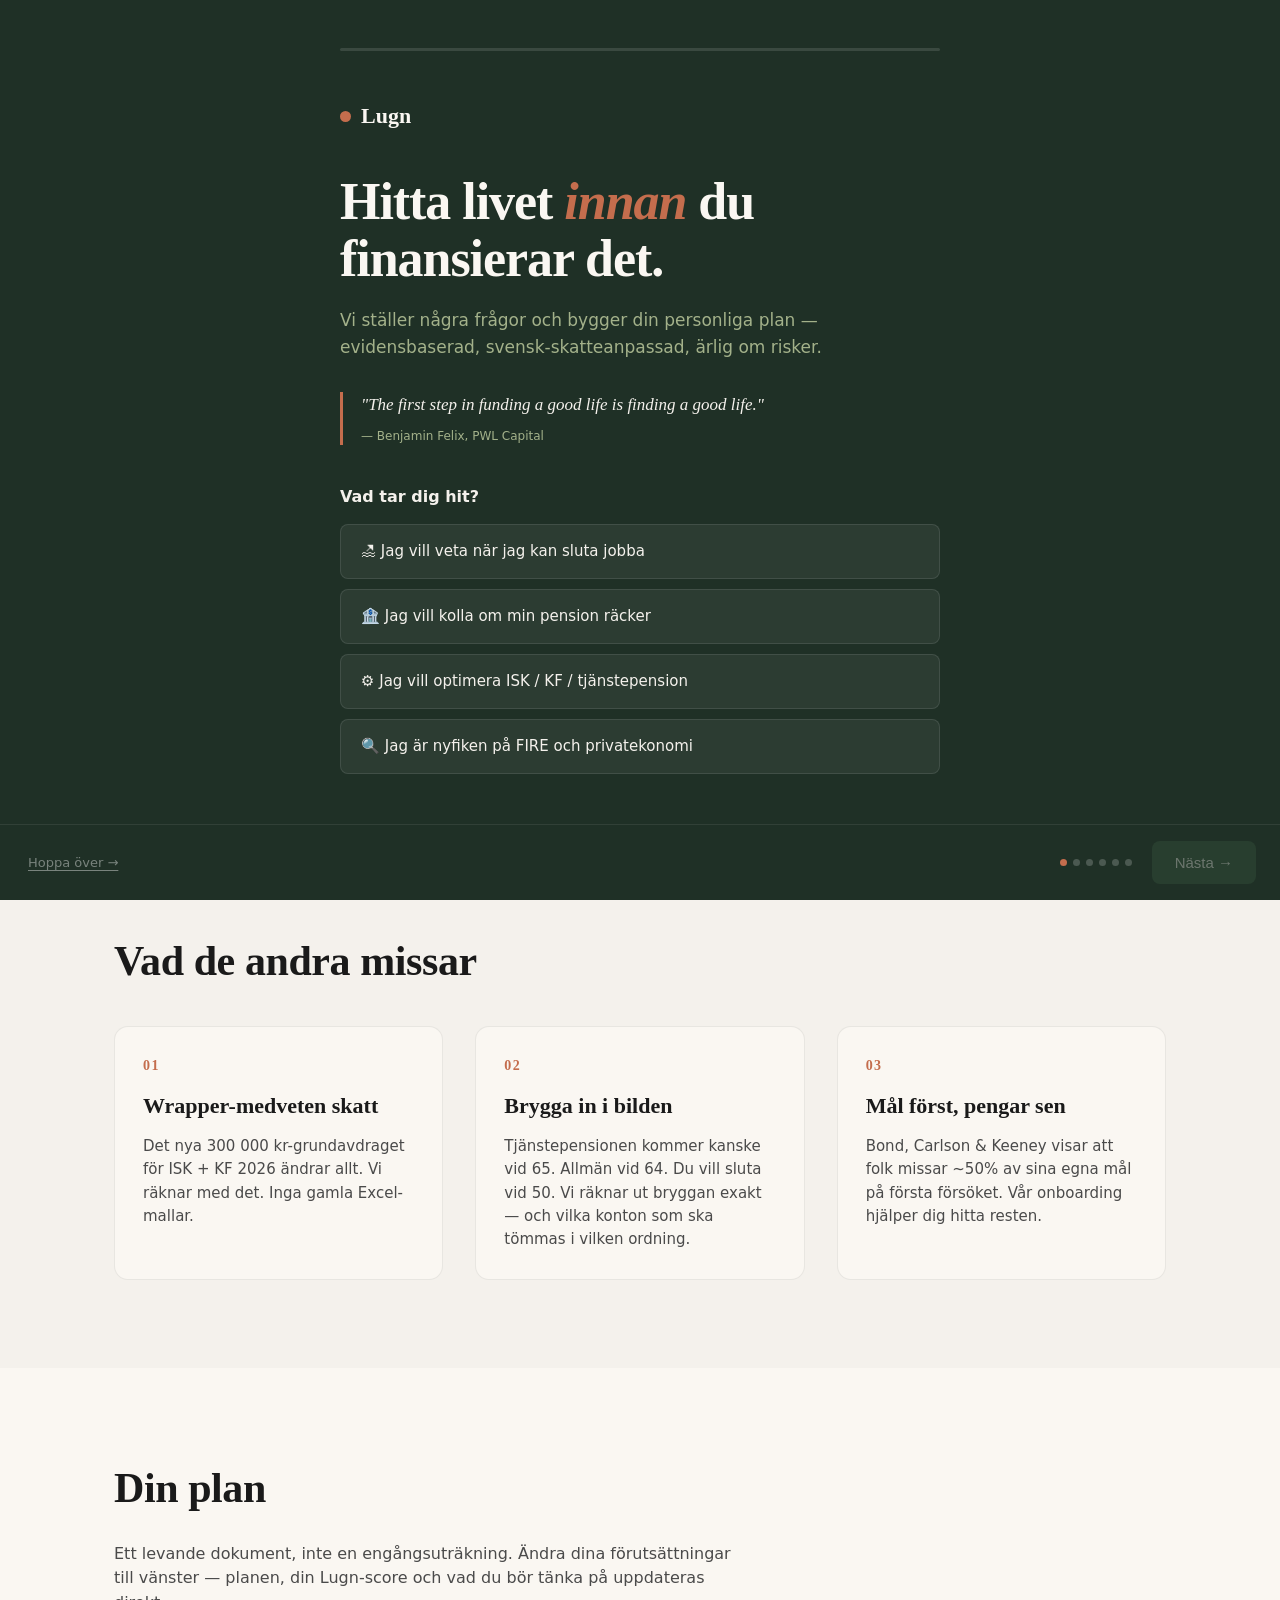
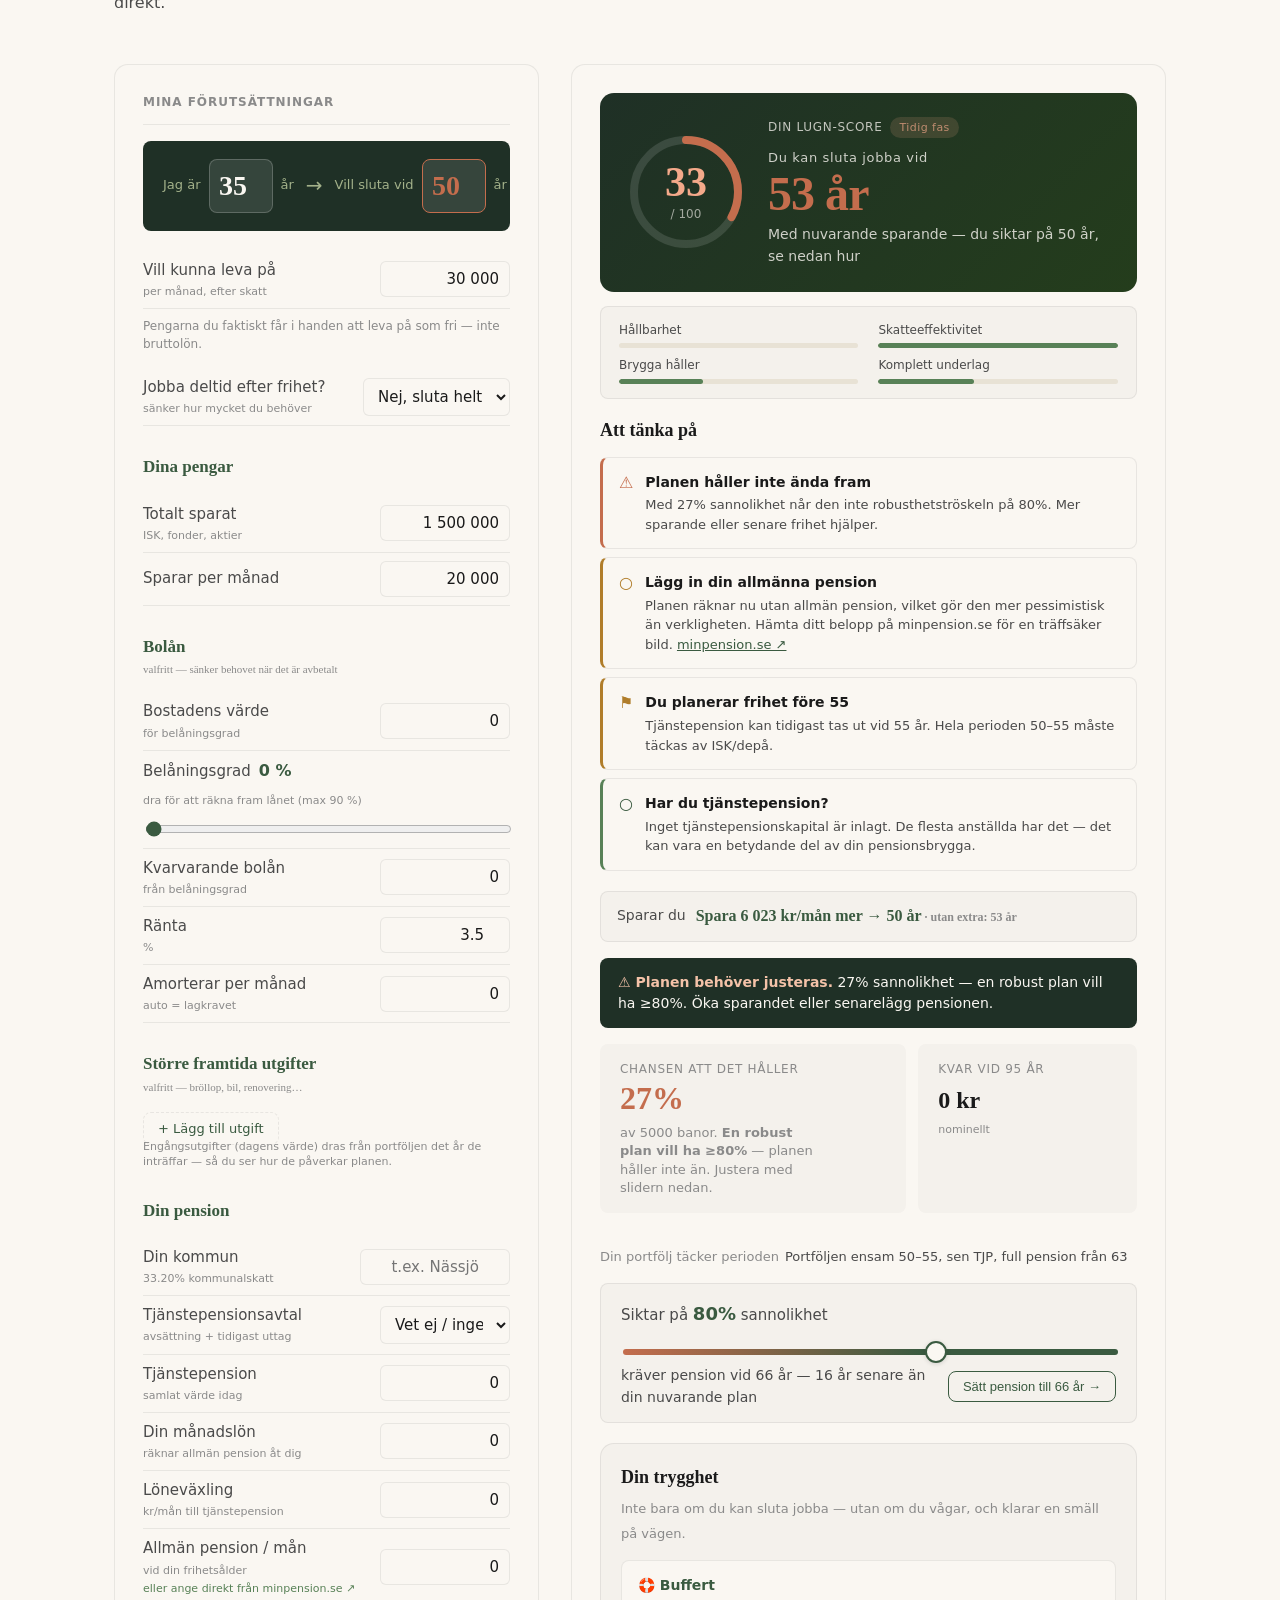
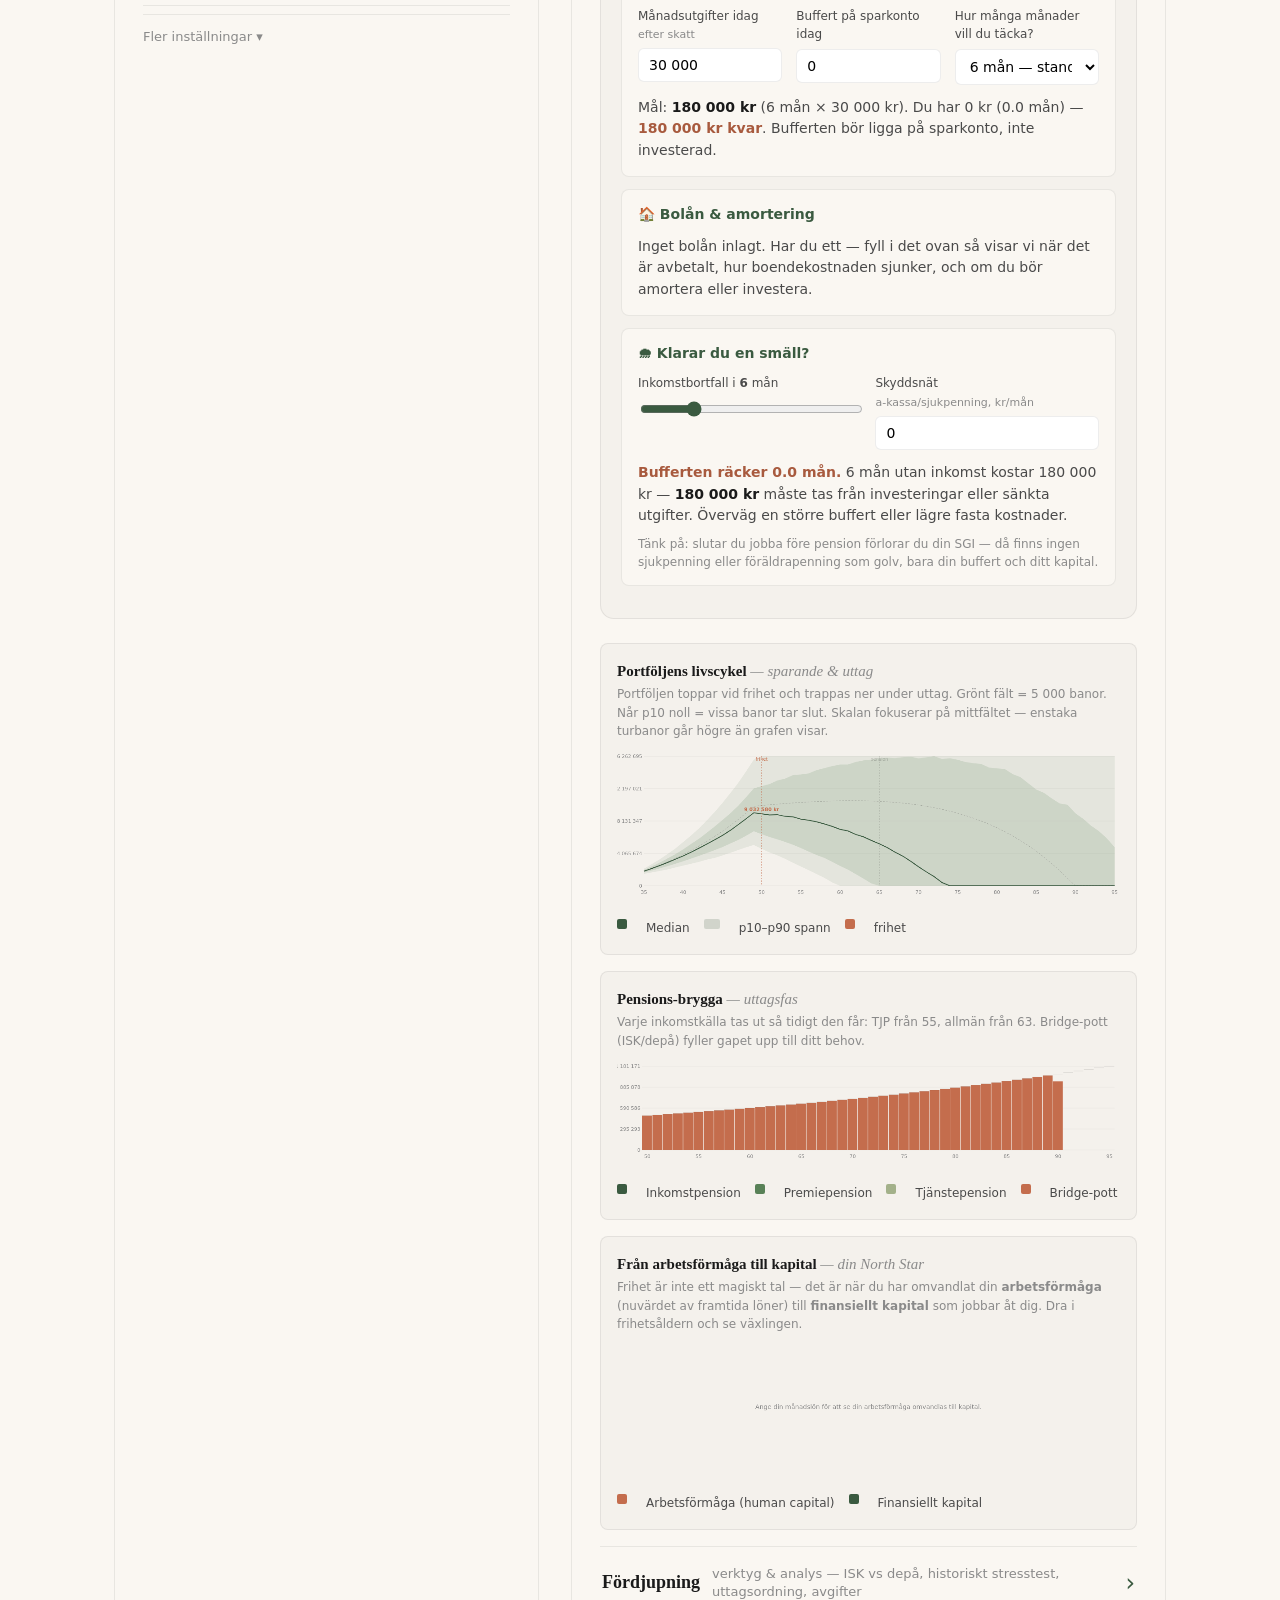
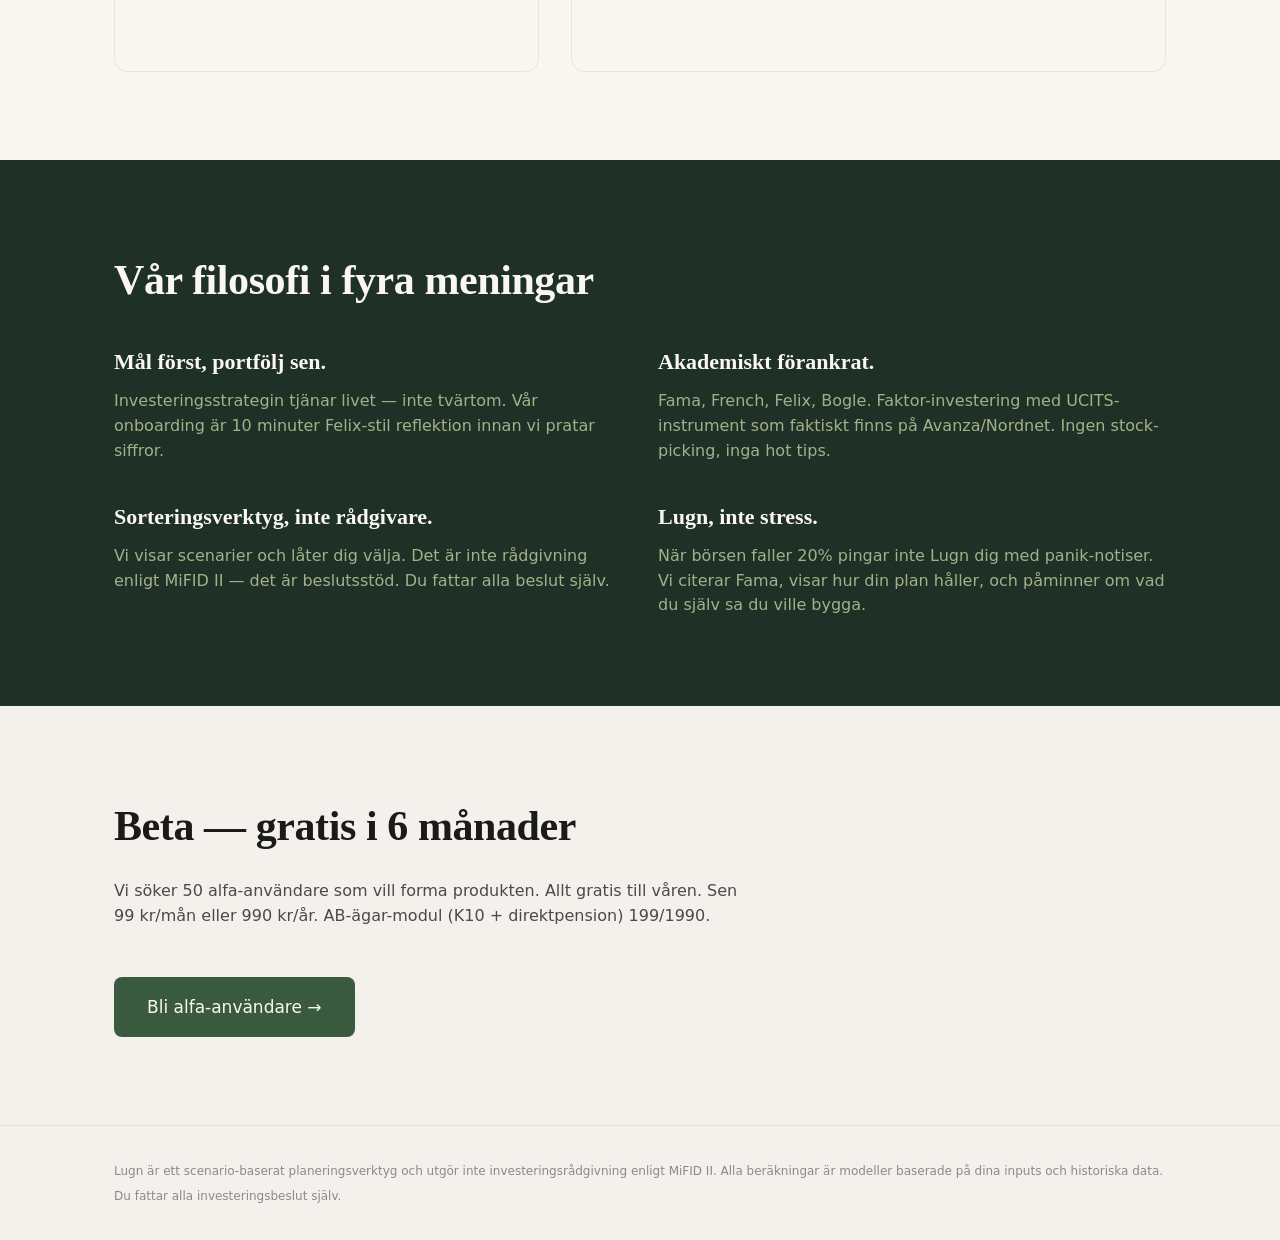
<file: prototype/index.html>
<!DOCTYPE html>
<html lang="sv">
<head>
<meta charset="UTF-8">
<meta name="viewport" content="width=device-width, initial-scale=1.0">
<title>Lugn — Hitta livet innan du finansierar det</title>
<link rel="stylesheet" href="style.css?v=59">
<link rel="stylesheet" href="onboarding.css?v=59">
</head>
<body>

<!-- ═══ ONBOARDING OVERLAY ═══════════════════════════════════════════════ -->
<div id="obOverlay" class="ob-overlay" style="display:none">
  <div class="ob-wrap" id="obWrap">

    <div class="ob-progress">
      <div class="ob-progress-bar" id="obProgress"></div>
    </div>

    <!-- Steg 1 -->
    <div class="ob-step active" data-step="1">
      <div class="ob-logo"><span class="brand-dot"></span> Lugn</div>
      <h1 class="ob-h1">Hitta livet <em>innan</em> du finansierar det.</h1>
      <p class="ob-lead">Vi ställer några frågor och bygger din personliga plan — evidensbaserad, svensk-skatteanpassad, ärlig om risker.</p>
      <blockquote class="ob-quote">
        "The first step in funding a good life is finding a good life."
        <cite>— Benjamin Felix, PWL Capital</cite>
      </blockquote>
      <p class="ob-question">Vad tar dig hit?</p>
      <div class="ob-options" data-key="motivation">
        <button class="ob-opt" data-val="fire">🏖 Jag vill veta när jag kan sluta jobba</button>
        <button class="ob-opt" data-val="pension">🏦 Jag vill kolla om min pension räcker</button>
        <button class="ob-opt" data-val="optimize">⚙️ Jag vill optimera ISK / KF / tjänstepension</button>
        <button class="ob-opt" data-val="curious">🔍 Jag är nyfiken på FIRE och privatekonomi</button>
      </div>
    </div>

    <!-- Steg 2 -->
    <div class="ob-step" data-step="2">
      <div class="ob-step-label">Steg 2 av 6</div>
      <h2 class="ob-h2">Om dig</h2>
      <label class="ob-label">
        <span>Hur gammal är du?</span>
        <div class="ob-slider-row">
          <input type="range" id="obAge" min="22" max="65" value="35">
          <strong id="obAgeVal">35 år</strong>
        </div>
      </label>
      <p class="ob-question" style="margin-top:28px">Har du sambo eller partner som ingår i planen?</p>
      <div class="ob-options" data-key="partner">
        <button class="ob-opt" data-val="no">Nej, bara jag</button>
        <button class="ob-opt" data-val="yes">Ja, vi planerar ihop</button>
      </div>
      <p class="ob-question" style="margin-top:28px">Hur jobbar du?</p>
      <div class="ob-options" data-key="employment">
        <button class="ob-opt" data-val="employee">Anställd</button>
        <button class="ob-opt" data-val="ab">Egenföretagare med AB <span class="ob-badge">K10-modul</span></button>
        <button class="ob-opt" data-val="mixed">Blandat / konsult</button>
      </div>
    </div>

    <!-- Steg 3 -->
    <div class="ob-step" data-step="3">
      <div class="ob-step-label">Steg 3 av 6</div>
      <h2 class="ob-h2">Dina pengar</h2>
      <p class="ob-sublead">Ungefär räcker. Du kan finjustera allt efteråt.</p>
      <label class="ob-label">
        <span>Vad tjänar du i månaden? <span class="ob-hint">(lön före skatt)</span></span>
        <div class="ob-slider-row">
          <input type="range" id="obSalary" min="0" max="120000" step="1000" value="40000">
          <strong id="obSalaryVal">40 000 kr</strong>
        </div>
      </label>
      <p class="ob-hint" style="margin:6px 0 0">Vi använder lönen för att räkna in din allmänna pension och tjänstepension — annars blir planen onödigt pessimistisk.</p>
      <p class="ob-question" style="margin-top:28px">Totalt sparat idag? <span class="ob-hint">(ISK, KF, fonder, depå)</span></p>
      <div class="ob-chips" data-key="totalSaved">
        <button class="ob-chip" data-val="250000">Under 500 000</button>
        <button class="ob-chip" data-val="750000">500k – 1 miljon</button>
        <button class="ob-chip" data-val="2000000">1 – 3 miljoner</button>
        <button class="ob-chip" data-val="5000000">3 – 7 miljoner</button>
        <button class="ob-chip" data-val="8500000">7 miljoner +</button>
      </div>
      <p class="ob-question" style="margin-top:28px">Sparar per månad?</p>
      <div class="ob-chips" data-key="monthlySavings">
        <button class="ob-chip" data-val="3000">Under 5 000</button>
        <button class="ob-chip" data-val="7500">5 000 – 10 000</button>
        <button class="ob-chip" data-val="15000">10 000 – 20 000</button>
        <button class="ob-chip" data-val="30000">20 000 – 40 000</button>
        <button class="ob-chip" data-val="50000">40 000 +</button>
      </div>
      <p class="ob-question" style="margin-top:28px">Har du tjänstepension?</p>
      <div class="ob-options" data-key="hasTjp">
        <button class="ob-opt" data-val="know">Ja, vet ungefär vad det är värt</button>
        <button class="ob-opt" data-val="has_unknown">Ja, men vet inte hur mycket</button>
        <button class="ob-opt" data-val="none">Nej / egenföretagare utan TJP</button>
      </div>
    </div>

    <!-- Steg 4 -->
    <div class="ob-step" data-step="4">
      <div class="ob-step-label">Steg 4 av 6</div>
      <h2 class="ob-h2">Ditt mål</h2>
      <label class="ob-label">
        <span>Vid vilken ålder vill du ha ekonomisk frihet?</span>
        <div class="ob-slider-row">
          <input type="range" id="obRetire" min="40" max="70" value="55">
          <strong id="obRetireVal">55 år</strong>
        </div>
      </label>
      <label class="ob-label" style="margin-top:32px">
        <span>Hur mycket vill du kunna leva på i månaden — <em>efter skatt</em> — när du är fri?</span>
        <div class="ob-slider-row">
          <input type="range" id="obNeed" min="10000" max="80000" step="1000" value="30000">
          <strong id="obNeedVal">30 000 kr/mån</strong>
        </div>
      </label>
      <p class="ob-hint" style="margin:8px 0 0">Det här är pengarna du faktiskt får i handen att leva på — inte bruttolön.</p>
    </div>

    <!-- Steg 5: Rekommendation (fylls dynamiskt av onboarding.js) -->
    <div class="ob-step" data-step="5">
      <div class="ob-step-label">Steg 5 av 6</div>
      <h2 class="ob-h2">Din nuvarande bana</h2>
      <div id="obRecommendation" class="ob-rec-wrap">
        <div class="ob-spinner" style="margin:48px auto"></div>
      </div>
    </div>

    <!-- Steg 6 (fd. steg 5): Hitta livet -->
    <div class="ob-step" data-step="6">
      <div class="ob-step-label">Steg 6 av 6</div>
      <h2 class="ob-h2">Hitta livet</h2>
      <p class="ob-sublead">Det här steget är annorlunda. Det handlar inte om pengar.</p>
      <blockquote class="ob-quote small">
        "People omit nearly half of the objectives they later identify as personally relevant — on the first try."
        <cite>— Bond, Carlson &amp; Keeney (2008)</cite>
      </blockquote>
      <label class="ob-label" style="margin-top:24px">
        <span>Vad vill du ha mer tid till när du är ekonomiskt fri?<br>
        <small style="color:rgba(255,255,255,.5);font-weight:400">Skriv minst tre saker. Var konkret.</small></span>
        <textarea id="obGoals" rows="4" placeholder="T.ex. mer tid med barnen, bygga något med händerna, resa utan deadline…"></textarea>
      </label>
      <p class="ob-question" style="margin-top:28px">Vilket påstående stämmer bäst in på dig?</p>
      <div class="ob-options" data-key="disposition">
        <button class="ob-opt" data-val="approach">
          "När jag vill ha något ger jag mig hän helt för att nå det."
          <small>Approach — coachen fokuserar på vad du är på väg mot</small>
        </button>
        <button class="ob-opt" data-val="avoidance">
          "Jag oroar mig för att göra fel och vill undvika misstag."
          <small>Avoidance — coachen fokuserar på vad planen skyddar dig mot</small>
        </button>
        <button class="ob-opt" data-val="mixed">
          "Lite av varje beroende på situation."
          <small>Mixed — coachen anpassar sig</small>
        </button>
      </div>
    </div>

    <!-- Steg 7: Computing -->
    <div class="ob-step" data-step="7">
      <div class="ob-computing">
        <div class="ob-spinner"></div>
        <h2 class="ob-h2" style="margin-top:32px">Bygger din plan…</h2>
        <div class="ob-computing-steps">
          <div class="ob-cs" id="cs1">✓ Svenska skatteregler 2026</div>
          <div class="ob-cs" id="cs2">✓ Pensions-brygga beräknad</div>
          <div class="ob-cs" id="cs3">✓ Monte Carlo (5 000 banor)</div>
          <div class="ob-cs" id="cs4">✓ Din plan är klar</div>
        </div>
      </div>
    </div>

    <!-- Nav -->
    <div class="ob-nav" id="obNav">
      <button class="ob-back btn btn-ghost" id="obBack" type="button" style="display:none">← Tillbaka</button>
      <button class="ob-skip" id="obSkip" type="button" onclick="skipOnboarding()">Hoppa över →</button>
      <div class="ob-nav-right">
        <span class="ob-step-dots" id="obDots"></span>
        <button class="btn btn-primary ob-next" id="obNext" type="button" disabled>Nästa →</button>
      </div>
    </div>

  </div>
</div>
<!-- ═══════════════════════════════════════════════════════════════════════ -->

<header class="nav">
  <div class="container nav-inner">
    <a class="brand" href="#top">
      <span class="brand-dot"></span>
      Lugn
    </a>
    <nav class="nav-links">
      <a href="#kalkylator">Kalkylatorn</a>
      <a href="#filosofi">Filosofin</a>
      <a href="#priser">Priser</a>
    </nav>
    <a class="btn btn-ghost" href="#kalkylator">Prova gratis</a>
  </div>
</header>

<main id="top">

  <section class="hero">
    <div class="container">
      <span class="eyebrow">Evidence-based finansplanering för svenskar</span>
      <h1>Hitta livet <em>innan</em> du finansierar det.</h1>
      <p class="lead">
        Lugn är en lugn, akademiskt förankrad finansplanerings-app — inte en mäklare, inte en robot.
        Vi räknar ut hur stor pensions-brygga du behöver, vilka konton du borde fylla först,
        och när du faktiskt kan sluta jobba — med svenska skatteregler och 2026 års 300 000 kr ISK-grundavdrag inräknat.
      </p>
      <div class="hero-cta">
        <button class="btn btn-primary" id="heroCta" onclick="showOnboarding()">Kom igång — 5 frågor →</button>
        <a class="btn btn-text" href="#kalkylator">Hoppa direkt till kalkylatorn</a>
      </div>
      <div class="hero-quote">
        <em>"The first step in funding a good life is finding a good life."</em>
        <span>— Benjamin Felix, PWL Capital</span>
      </div>
    </div>
  </section>

  <section class="band band-cream">
    <div class="container">
      <h2 class="section-h">Vad de andra missar</h2>
      <div class="grid-3">
        <div class="card">
          <div class="card-num">01</div>
          <h3>Wrapper-medveten skatt</h3>
          <p>Det nya 300 000 kr-grundavdraget för ISK + KF 2026 ändrar allt. Vi räknar med det. Inga gamla Excel-mallar.</p>
        </div>
        <div class="card">
          <div class="card-num">02</div>
          <h3>Brygga in i bilden</h3>
          <p>Tjänstepensionen kommer kanske vid 65. Allmän vid 64. Du vill sluta vid 50. Vi räknar ut bryggan exakt — och vilka konton som ska tömmas i vilken ordning.</p>
        </div>
        <div class="card">
          <div class="card-num">03</div>
          <h3>Mål först, pengar sen</h3>
          <p>Bond, Carlson &amp; Keeney visar att folk missar ~50% av sina egna mål på första försöket. Vår onboarding hjälper dig hitta resten.</p>
        </div>
      </div>
    </div>
  </section>

  <section id="kalkylator" class="band">
    <div class="container">
      <h2 class="section-h">Din plan</h2>
      <p class="section-sub">Ett levande dokument, inte en engångsuträkning. Ändra dina förutsättningar till vänster — planen, din Lugn-score och vad du bör tänka på uppdateras direkt.</p>

      <div class="calc">
        <div class="calc-inputs">
          <div class="calc-inputs-header">Mina förutsättningar</div>

          <!-- Huvud-frågan: åldrarna -->
          <div class="age-hero">
            <div class="age-hero-item">
              <span class="age-hero-label">Jag är</span>
              <input type="number" id="age" value="35" min="18" max="80" class="age-hero-input">
              <span class="age-hero-unit">år</span>
            </div>
            <div class="age-hero-sep">→</div>
            <div class="age-hero-item">
              <span class="age-hero-label">Vill sluta vid</span>
              <input type="number" id="retire" value="50" min="35" max="75" class="age-hero-input hero-retire">
              <span class="age-hero-unit">år</span>
            </div>
          </div>

          <!-- Önskad inkomst som fri/pensionär -->
          <div class="need-section">
            <label class="need-input-label">
              <span>Vill kunna leva på <span class="input-hint">per månad, efter skatt</span></span>
              <input type="text" inputmode="numeric" class="num" id="needPerMonth" value="30000" step="1000">
            </label>
            <p class="need-hint">Pengarna du faktiskt får i handen att leva på som fri — inte bruttolön.</p>

            <label class="need-input-label" style="margin-top:14px">
              <span>Jobba deltid efter frihet? <span class="input-hint">sänker hur mycket du behöver</span></span>
              <select id="partTimePct" style="width:auto;text-align:left">
                <option value="0">Nej, sluta helt</option>
                <option value="25">Ja, 25 %</option>
                <option value="50">Ja, 50 %</option>
                <option value="75">Ja, 75 %</option>
              </select>
            </label>
            <label class="need-input-label" id="partTimeUntilRow" style="display:none">
              <span>…deltid till ålder</span>
              <input type="number" id="partTimeUntil" value="60" min="40" max="75">
            </label>
            <p class="need-hint" id="partTimeHint" style="display:none"></p>
          </div>

          <h3>Dina pengar</h3>
          <label>
            <span>Totalt sparat <span class="input-hint">ISK, fonder, aktier</span></span>
            <input type="text" inputmode="numeric" class="num" id="iskBalance" value="1500000" step="50000">
          </label>
          <label>
            <span>Sparar per månad</span>
            <input type="text" inputmode="numeric" class="num" id="savingsPerMonth" value="20000" step="1000">
          </label>

          <h3>Bolån <span class="input-hint">valfritt — sänker behovet när det är avbetalt</span></h3>
          <label>
            <span>Bostadens värde <span class="input-hint">för belåningsgrad</span></span>
            <input type="text" inputmode="numeric" class="num" id="propertyValue" value="0" step="100000">
          </label>
          <label class="calc-slider-row">
            <span>Belåningsgrad <strong id="ltvVal">0 %</strong> <span class="input-hint">dra för att räkna fram lånet (max 90 %)</span></span>
            <input type="range" id="ltvSlider" min="0" max="90" value="0" step="1">
          </label>
          <label>
            <span>Kvarvarande bolån <span class="input-hint">från belåningsgrad</span></span>
            <input type="text" inputmode="numeric" class="num" id="loanBalance" value="0" step="50000">
          </label>
          <label>
            <span>Ränta <span class="input-hint">%</span></span>
            <input type="number" id="loanRate" value="3.5" step="0.1">
          </label>
          <label>
            <span>Amorterar per månad <span class="input-hint">auto = lagkravet</span></span>
            <input type="text" inputmode="numeric" class="num" id="loanAmort" value="0" step="500">
          </label>

          <h3>Större framtida utgifter <span class="input-hint">valfritt — bröllop, bil, renovering…</span></h3>
          <div id="bigExpList"></div>
          <button type="button" id="bigExpAdd" class="bigexp-add">+ Lägg till utgift</button>
          <p class="field-note">Engångsutgifter (dagens värde) dras från portföljen det år de inträffar — så du ser hur de påverkar planen.</p>

          <h3>Din pension</h3>
          <label>
            <span>Din kommun <span class="input-hint" id="kommunRate">för rätt skattesats</span></span>
            <input list="kommunList" id="kommun" placeholder="t.ex. Nässjö" style="width:150px">
          </label>
          <label>
            <span>Tjänstepensionsavtal <span class="input-hint" id="avtalInfo">avsättning + tidigast uttag</span></span>
            <select id="avtal">
              <option value="ingen">Vet ej / ingen</option>
              <option value="itp1">ITP1 — privat tjänsteman (1979+)</option>
              <option value="saflo">SAF-LO — privat arbetare (LO)</option>
              <option value="akapkr">AKAP-KR — kommun/region</option>
              <option value="pa16">PA16 — statligt anställd (1988+)</option>
              <option value="itp2">ITP2 — privat tjänsteman (före 1979)</option>
              <option value="kapkl">KAP-KL — kommun/region (äldre)</option>
              <option value="egen">Eget AB / direktpension</option>
            </select>
          </label>
          <label>
            <span>Tjänstepension <span class="input-hint">samlat värde idag</span></span>
            <input type="text" inputmode="numeric" class="num" id="tjpPott" value="0" step="50000">
          </label>
          <label>
            <span>Din månadslön <span class="input-hint" id="allmanComputed">räknar allmän pension åt dig</span></span>
            <input type="text" inputmode="numeric" class="num" id="salary" value="0" step="1000" placeholder="t.ex. 38000">
          </label>
          <label>
            <span>Löneväxling <span class="input-hint">kr/mån till tjänstepension</span></span>
            <input type="text" inputmode="numeric" class="num" id="loneVaxling" value="0" step="500">
          </label>
          <p class="field-note" id="loneVaxlingNote" style="display:none"></p>
          <label>
            <span>Allmän pension / mån <span class="input-hint">vid din frihetsålder</span>
              <a class="input-link" href="https://www.minpension.se" target="_blank">eller ange direkt från minpension.se ↗</a>
            </span>
            <input type="text" inputmode="numeric" class="num" id="allmanMonthly" value="0" step="1000">
          </label>
          <div class="field-note" id="allmanAt65Note" style="display:none"></div>

          <button class="advanced-toggle" id="advancedToggle" type="button">
            Fler inställningar <span id="advancedArrow">▾</span>
          </button>
          <div class="advanced-section" id="advancedSection">
            <label>
              <span>KF (kapitalförsäkring)</span>
              <input type="text" inputmode="numeric" class="num" id="kfBalance" value="0" step="50000">
            </label>
            <label>
              <span>Vanlig depå (AKB)</span>
              <input type="text" inputmode="numeric" class="num" id="depaBalance" value="0" step="50000">
            </label>
            <label>
              <span>TJP utbetalningsperiod</span>
              <select id="tjpPeriod">
                <option value="5">5 år</option>
                <option value="10">10 år</option>
                <option value="15">15 år</option>
                <option value="20" selected>20 år</option>
                <option value="-1">Livsvarig</option>
              </select>
            </label>
            <label class="calc-slider-row">
              <span>Planerar till ålder <strong id="lifespanVal">95</strong> <span class="input-hint">livslängds-stresstest</span></span>
              <input type="range" id="lifespan" min="80" max="105" value="95" step="1">
            </label>
            <p class="field-note" id="longevityNote"></p>
            <label>
              <span>Real avkastning %</span>
              <input type="number" id="realReturn" value="5" step="0.5">
            </label>
            <label>
              <span>Inflation %</span>
              <input type="number" id="inflation" value="2" step="0.5">
            </label>
            <p class="field-note" id="inflationNote"></p>
            <label>
              <span>TJP-avsättning / mån <span class="input-hint">medan du jobbar (typ. 4,5–6% av lön)</span></span>
              <input type="text" inputmode="numeric" class="num" id="tjpContrib" value="0" step="500">
            </label>
            <label class="toggle-label">
              <span>AP7-glidbana <span class="input-hint">trappa ner aktier mot pension (livscykel)</span></span>
              <input type="checkbox" id="glidbana">
            </label>
          </div>
        </div>

        <div class="calc-output">

          <!-- PLAN-SCORE + SVAR (Conquest-stil plan-hjälte) -->
          <div class="plan-hero">
            <div class="plan-score-card">
              <svg class="score-ring-svg" viewBox="0 0 120 120">
                <circle class="score-ring-bg" cx="60" cy="60" r="52"></circle>
                <circle class="score-ring" id="scoreRing" cx="60" cy="60" r="52"
                  transform="rotate(-90 60 60)"></circle>
              </svg>
              <div class="score-center">
                <div class="score-num" id="lugnScore">—</div>
                <div class="score-of">/ 100</div>
              </div>
            </div>
            <div class="plan-hero-text">
              <div class="plan-hero-eyebrow">Din Lugn-score <span class="score-grade" id="scoreGrade">—</span></div>
              <div class="answer-hero-label">Du kan sluta jobba vid</div>
              <div class="answer-hero-age" id="answerAge">— år</div>
              <div class="answer-hero-sub" id="answerSub">Beräknar…</div>
            </div>
          </div>

          <!-- Score-delkomponenter -->
          <div class="score-parts" id="scoreParts"></div>

          <!-- Att tänka på (Insights) -->
          <div class="insights-section">
            <div class="insights-header">Att tänka på</div>
            <div class="insights-list" id="insightsList">
              <div class="insight-empty">Räknar din plan…</div>
            </div>
          </div>

          <!-- Snabb vad-händer-om rad -->
          <div class="what-if-row">
            <span class="what-if-label">Sparar du</span>
            <input type="number" id="reverseAge" value="50" min="35" max="70" style="display:none">
            <span class="what-if-answer" id="reverseSavings">—</span>
          </div>

          <!-- Plan-summary (varning / OK) -->
          <div class="plan-summary" id="planSummary">
            <div class="plan-summary-text" id="planSummaryText">Räknar…</div>
          </div>

          <div class="result-row">
            <div class="metric metric-mc">
              <div class="metric-label">Chansen att det håller</div>
              <div class="metric-mc-row">
                <span class="success-badge" id="successRate">—</span>
                <span class="success-label" id="successLabel">Räknar…</span>
              </div>
            </div>
            <div class="metric">
              <div class="metric-label">Kvar vid <span id="endAge">90</span> år</div>
              <div class="metric-value" id="endCapital">—</div>
              <div style="font-size:11px;color:var(--ink-400);margin-top:2px">nominellt</div>
            </div>
          </div>
          <!-- Bridge-info som sekundär förklaring -->
          <div class="bridge-detail">
            <span class="bridge-detail-label">Din portfölj täcker perioden</span>
            <span id="bridgeSub" class="bridge-detail-val">—</span>
          </div>

          <div class="sr-slider-wrap">
            <div class="sr-slider-header">
              <span class="sr-slider-label">Siktar på <strong id="srSliderValue">90%</strong> sannolikhet</span>
              <span class="sr-building" id="srBuilding" style="display:none">Beräknar… 🔄</span>
            </div>
            <input type="range" id="srSlider" min="50" max="97" value="90" step="1" disabled>
            <div class="sr-slider-footer">
              <span class="sr-result" id="srSliderResult">Laddar lookup-tabell…</span>
              <button class="btn btn-ghost sr-apply" id="srApplyBtn" style="display:none" type="button"></button>
            </div>
          </div>

          <!-- ═══ TRYGGHET: buffert · motståndskraft · tillåtelse att spendera ═══ -->
          <div class="trygg-panel">
            <div class="trygg-head">
              <h4>Din trygghet</h4>
              <span class="trygg-sub">Inte bara om du kan sluta jobba — utan om du vågar, och klarar en smäll på vägen.</span>
            </div>

            <!-- 1. Buffert -->
            <div class="trygg-card">
              <div class="trygg-card-title">🛟 Buffert</div>
              <div class="trygg-controls">
                <label class="trygg-field">
                  <span>Månadsutgifter idag <span class="input-hint">efter skatt</span></span>
                  <input type="text" inputmode="numeric" class="num" id="tryggExpenses" step="1000" value="">
                </label>
                <label class="trygg-field">
                  <span>Buffert på sparkonto idag</span>
                  <input type="text" inputmode="numeric" class="num" id="tryggBufferNow" step="10000" value="0">
                </label>
                <label class="trygg-field">
                  <span>Hur många månader vill du täcka?</span>
                  <select id="tryggBufferMonths">
                    <option value="3">3 mån — två inkomster, trygg anställning</option>
                    <option value="6" selected>6 mån — standard</option>
                    <option value="9">9 mån — en inkomst / sårbar bransch</option>
                    <option value="12">12 mån — eget AB / oregelbunden inkomst</option>
                  </select>
                </label>
              </div>
              <div class="trygg-result" id="tryggBufferResult">—</div>
            </div>

            <!-- 1b. Bolån -->
            <div class="trygg-card" id="tryggBolanCard">
              <div class="trygg-card-title">🏠 Bolån & amortering</div>
              <div class="trygg-result" id="tryggBolanResult">—</div>
            </div>

            <!-- 2. Motståndskraft -->
            <div class="trygg-card">
              <div class="trygg-card-title">🌧 Klarar du en smäll?</div>
              <div class="trygg-controls">
                <label class="trygg-field">
                  <span>Inkomstbortfall i <strong id="tryggLossVal">6</strong> mån</span>
                  <input type="range" id="tryggLossMonths" min="1" max="24" value="6" step="1">
                </label>
                <label class="trygg-field">
                  <span>Skyddsnät <span class="input-hint">a-kassa/sjukpenning, kr/mån</span></span>
                  <input type="text" inputmode="numeric" class="num" id="tryggSafetyNet" step="1000" value="0">
                </label>
              </div>
              <div class="trygg-result" id="tryggResilienceResult">—</div>
              <p class="trygg-note" id="tryggSgiNote"></p>
            </div>

            <!-- 3. Tillåtelse att spendera -->
            <div class="trygg-card trygg-permission">
              <div class="trygg-card-title">💛 Tillåtelse att spendera</div>
              <div class="trygg-result" id="tryggPermissionResult">Räknar…</div>
            </div>
          </div>

          <!-- Portföljens livscykel — stor fullbredds-graf -->
          <div class="chart-panel chart-full">
            <h4>Portföljens livscykel <span class="chart-sub">— sparande &amp; uttag</span></h4>
            <p class="chart-help">Portföljen toppar vid frihet och trappas ner under uttag. Grönt fält = 5 000 banor. Når p10 noll = vissa banor tar slut. Skalan fokuserar på mittfältet — enstaka turbanor går högre än grafen visar.</p>
            <canvas id="accumChart" width="1120" height="340"></canvas>
            <div class="legend">
              <span class="leg-dot" style="background:#3a5a40"></span> Median
              <span class="leg-dot" style="background:#3a5a4030; width:16px; border-radius:2px"></span> p10–p90 spann
              <span class="leg-dot" style="background:#c46d4d"></span> frihet
            </div>
          </div>

          <div class="chart-panel chart-full">
            <h4>Pensions-brygga <span class="chart-sub">— uttagsfas</span></h4>
            <p class="chart-help">Varje inkomstkälla tas ut så tidigt den får: TJP från 55, allmän från 63. Bridge-pott (ISK/depå) fyller gapet upp till ditt behov.</p>
            <canvas id="bridgeChart" width="1120" height="240"></canvas>
            <div class="legend">
              <span class="leg-dot" style="background:#3a5a40"></span> Inkomstpension
              <span class="leg-dot" style="background:#588157"></span> Premiepension
              <span class="leg-dot" style="background:#a3b18a"></span> Tjänstepension
              <span class="leg-dot" style="background:#c46d4d"></span> Bridge-pott
            </div>
          </div>

          <!-- Human capital → finansiellt kapital -->
          <div class="chart-panel chart-full" id="hcPanel">
            <h4>Från arbetsförmåga till kapital <span class="chart-sub">— din North Star</span></h4>
            <p class="chart-help">Frihet är inte ett magiskt tal — det är när du har omvandlat din <strong>arbetsförmåga</strong> (nuvärdet av framtida löner) till <strong>finansiellt kapital</strong> som jobbar åt dig. Dra i frihetsåldern och se växlingen.</p>
            <canvas id="hcChart" width="1120" height="300"></canvas>
            <div class="legend">
              <span class="leg-dot" style="background:#c46d4d"></span> Arbetsförmåga (human capital)
              <span class="leg-dot" style="background:#3a5a40"></span> Finansiellt kapital
              <span class="hc-cross" id="hcCrossNote"></span>
            </div>
          </div>

          <!-- ═══ FÖRDJUPNING — hopfällbara verktyg & analys ═══════════════════ -->
          <details class="deepdive">
            <summary class="deepdive-summary">
              <span class="deepdive-title">Fördjupning</span>
              <span class="deepdive-sub">verktyg &amp; analys — ISK vs depå, historiskt stresstest, uttagsordning, avgifter</span>
              <span class="deepdive-chevron">›</span>
            </summary>

          <!-- ISK vs Aktiedepå -->
          <div class="isk-af-wrap">
            <h4 class="isk-af-title">ISK vs aktiedepå — vad lönar sig?</h4>
            <p class="chart-help">ISK betalar schablon varje år. Aktiedepå betalar 30% skatt vid försäljning. Vilken är bättre för dig?</p>

            <div class="isk-af-inputs">
              <label class="isk-af-input-label">
                <span>Befintligt kapital</span>
                <input type="text" inputmode="numeric" class="num" id="iskAfInitial" value="1000000" step="100000">
              </label>
              <label class="isk-af-input-label">
                <span>Månadssparande</span>
                <input type="text" inputmode="numeric" class="num" id="iskAfMonthly" value="10000" step="1000">
              </label>
              <label class="isk-af-input-label">
                <span>Sparhorisont (år)</span>
                <input type="number" id="iskAfYears" value="20" min="1" max="50">
              </label>
              <label class="isk-af-input-label">
                <span>Avkastning / år (nominell %)</span>
                <input type="number" id="iskAfReturn" value="7" step="0.5">
              </label>
            </div>

            <!-- Tid till FIRE -->
            <div class="fire-time-wrap" id="iskAfFireTime">
              <span style="color:var(--ink-400);font-size:13px">Beräknar tid till FIRE…</span>
            </div>

            <div class="isk-af-result">
              <div class="isk-af-winner" id="iskAfWinner">—</div>
              <div class="isk-af-meta" id="iskAfDiff">Beräknar…</div>
              <div class="isk-af-crossover" id="iskAfCrossover" style="display:none"></div>
            </div>

            <canvas id="iskAfChart" width="700" height="220"></canvas>
            <div class="legend" style="margin-top:10px">
              <span class="leg-dot" style="background:#3a5a40"></span> ISK (netto efter schablon)
              <span class="leg-dot" style="background:#c46d4d"></span> Aktiedepå (efter 30% reavinstskatt vid försäljning)
            </div>

            <div class="isk-af-explainer">
              <strong>Varför ISK oftast vinner över tid:</strong>
              Schablonen är 1.065% av balansen per år (2026). Aktiedepån betalar 30% på vinsten.
              ISK vinner när avkastningen överstiger <strong>3.55%</strong> — dvs. nästan alltid vid ett globalt indexfondsparande.
              Vid <em>låg</em> avkastning eller <em>korta</em> horisonter kan aktiedepån vinna eftersom du inte betalat löpande schablon.
            </div>
          </div>

          <!-- Engine A: Historisk backtesting -->
          <div class="bt-wrap">
            <h4 class="bt-title">Historiskt stresstest <span class="chart-sub">— verklig historik 1970–2025</span></h4>
            <p class="chart-help">Monte Carlo simulerar slumpade framtider. Detta testar din plan mot <strong>faktiska</strong> historiska avkastningssekvenser — inklusive de värsta starterna (1973–74, 2000, 2008). Klassisk rullande-fönster-metod (Clare et al. 2017).</p>
            <div class="alloc-row">
              <span class="alloc-end">International<br><small>MSCI World</small></span>
              <input type="range" id="allocSlider" min="0" max="100" value="0" step="5">
              <span class="alloc-end">Sverige<br><small>SIXRX</small></span>
            </div>
            <div class="alloc-current" id="allocLabel">100% international</div>
            <div class="alloc-optim" id="allocOptim"></div>
            <details class="homebias-note">
              <summary>Varför ändå en del Sverige? (forskning)</summary>
              <p>Min-varians pekar här på 100% global eftersom svenska börsen är ovanligt <strong>koncentrerad och volatil</strong> (σ 25% vs 18%) — och i historien har dollarn dämpat globala fall i SEK. Men det är bakåtblickande och ignorerar avkastning.</p>
              <p>Forskning (<a href="https://rationalreminder.ca/blog/2019/12/5/for-investors-a-little-home-country-bias-goes-a-long-way" target="_blank">Felix/Rational Reminder</a>, Vanguard, Franklin Templeton) stödjer ändå <strong>~25–40% hemmamarknad</strong> av strukturella skäl som inte hänger på historiska siffror:</p>
              <ul>
                <li><strong>Valutamatchning:</strong> du spenderar i SEK som pensionär — svenska aktier matchar dina utgifter, utländska bär valutarisk.</li>
                <li><strong>Lägre kostnader & skatt:</strong> ingen utländsk källskatt, billigare via ISK.</li>
                <li><strong>Diversifiering:</strong> korrelationen är 0,75 (ej 1), så hemmamarknaden ger en diversifieringseffekt. Vanguard finner att volatiliteten faktiskt <em>ökar</em> över ~70% utländskt.</li>
              </ul>
              <p>Slutsats: ren min-varians på denna data ger ett hörn (100% global), men en evidensbaserad svensk-anpassad mix är snarare <strong>~20–40% Sverige</strong>.</p>
            </details>
            <div id="backtestResult"></div>

            <!-- Tillväxtgraf 1 kr 1970→2025 -->
            <div class="hist-chart-wrap">
              <h5 class="hist-title">Värdet av 1 kr investerad 1970 <span class="chart-sub">— i SEK, nominellt, log-skala</span></h5>
              <canvas id="histChart" width="700" height="200"></canvas>
              <div class="hist-avg" id="histAvg"></div>
            </div>

            <p class="bt-note">Allt i <strong>SEK</strong> ur svensk investerares perspektiv: MSCI World (gross USD omräknad till SEK via årsslut USD/SEK, FRED) + Stockholmsbörsen SIXRX (SEK inkl utdelningar, 1900–2025, RikaTillsammans). Nominell — deflateras med ditt inflationsantagande.</p>
          </div>

          <!-- Uttagsoptimering (skiktgräns) -->
          <div class="wo-wrap">
            <h4 class="wo-title">Uttagsoptimering — skiktgränsen</h4>
            <p class="chart-help">Tjänstepension räknas som inkomst. ISK-uttag gör inte det. Att sprida pensionen rätt kan spara tiotusentals kronor i statlig skatt.</p>
            <div id="withdrawalOpt"></div>
          </div>

          <!-- Behavioral Shock Simulator -->
          <div class="shock-wrap">
            <h4 class="shock-title">Tål du en krasch?</h4>
            <p class="chart-help">Det farligaste för en plan är en stor nedgång precis när du blir fri (sekvensrisk). Här i kronor, inte procent — för det är så det känns.</p>
            <div class="shock-chips">
              <button class="shock-chip selected" data-crash="2008" type="button">Finanskrisen 2008</button>
              <button class="shock-chip" data-crash="2000" type="button">IT-bubblan 2000</button>
              <button class="shock-chip" data-crash="2020" type="button">Covid 2020</button>
              <button class="shock-chip" data-crash="1973" type="button">Stagflation 70-tal</button>
            </div>
            <div class="shock-result" id="shockResult"></div>
          </div>

          <!-- Fee & Friction Visualizer -->
          <div class="fee-wrap">
            <h4 class="fee-title">Avgifter &amp; friktion — vad det faktiskt kostar</h4>
            <p class="chart-help">Marknaderna gör det tunga lyftet åt dig — men bara om du inte läcker avkastning i avgifter och beteendemisstag. Välj ett scenario:</p>
            <div class="fee-presets">
              <button class="fee-preset selected" data-high="1.5" data-low="0.2">Aktiv fond vs index</button>
              <button class="fee-preset" data-high="0.3" data-low="0.1">Dyr index vs billig</button>
              <button class="fee-preset" data-high="0.2" data-low="0.1">Simplicity tax<br><small>+0,10% för auto-rebalansering</small></button>
            </div>
            <div class="fee-inputs">
              <label class="fee-input-label">
                <span>Alternativ A — avgift %</span>
                <input type="number" id="feeHigh" value="1.5" step="0.1" min="0" max="3">
              </label>
              <label class="fee-input-label">
                <span>Alternativ B — avgift %</span>
                <input type="number" id="feeLow" value="0.2" step="0.1" min="0" max="3">
              </label>
            </div>
            <div class="fee-result" id="feeDragResult"></div>
          </div>

          <div class="microcopy">
            <p><strong>Om siffrorna:</strong> Monte Carlo kör 5 000 slumpade börsbanor med <em>fat-tailed</em> avkastning (Student-t) — fångar svarta svanar som 2008 bättre än en normalfördelning. Det historiska stresstestet ovan kompletterar med faktiska sekvenser 1970–2025.</p>
          </div>

          </details>

        </div>
      </div>
    </div>
  </section>

  <section id="filosofi" class="band band-dark">
    <div class="container">
      <h2 class="section-h light">Vår filosofi i fyra meningar</h2>
      <div class="grid-2">
        <div class="philosophy">
          <h3>Mål först, portfölj sen.</h3>
          <p>Investeringsstrategin tjänar livet — inte tvärtom. Vår onboarding är 10 minuter Felix-stil reflektion innan vi pratar siffror.</p>
        </div>
        <div class="philosophy">
          <h3>Akademiskt förankrat.</h3>
          <p>Fama, French, Felix, Bogle. Faktor-investering med UCITS-instrument som faktiskt finns på Avanza/Nordnet. Ingen stock-picking, inga hot tips.</p>
        </div>
        <div class="philosophy">
          <h3>Sorteringsverktyg, inte rådgivare.</h3>
          <p>Vi visar scenarier och låter dig välja. Det är inte rådgivning enligt MiFID II — det är beslutsstöd. Du fattar alla beslut själv.</p>
        </div>
        <div class="philosophy">
          <h3>Lugn, inte stress.</h3>
          <p>När börsen faller 20% pingar inte Lugn dig med panik-notiser. Vi citerar Fama, visar hur din plan håller, och påminner om vad du själv sa du ville bygga.</p>
        </div>
      </div>
    </div>
  </section>

  <section id="priser" class="band band-cream">
    <div class="container">
      <h2 class="section-h">Beta — gratis i 6 månader</h2>
      <p class="section-sub">Vi söker 50 alfa-användare som vill forma produkten. Allt gratis till våren. Sen 99 kr/mån eller 990 kr/år. AB-ägar-modul (K10 + direktpension) 199/1990.</p>
      <a class="btn btn-primary big" href="#kalkylator">Bli alfa-användare →</a>
    </div>
  </section>

</main>

<footer>
  <div class="container">
    <small>
      Lugn är ett scenario-baserat planeringsverktyg och utgör inte investeringsrådgivning enligt MiFID II.
      Alla beräkningar är modeller baserade på dina inputs och historiska data.
      Du fattar alla investeringsbeslut själv.
    </small>
  </div>
</footer>

<datalist id="kommunList"></datalist>

<!-- Snabb reset: ta om onboarding-frågorna (bra för att testa olika scenarier) -->
<button id="resetFab" class="reset-fab" onclick="showOnboarding()" title="Ta om frågorna från början">
  <span class="reset-fab-icon">↺</span><span class="reset-fab-label"> Ta om frågorna</span>
</button>

<script src="kommunalskatt.js?v=59"></script>
<script src="market_history.js?v=59"></script>
<script src="onboarding.js?v=59"></script>
<script src="app.js?v=59"></script>
</body>
</html>
</file>
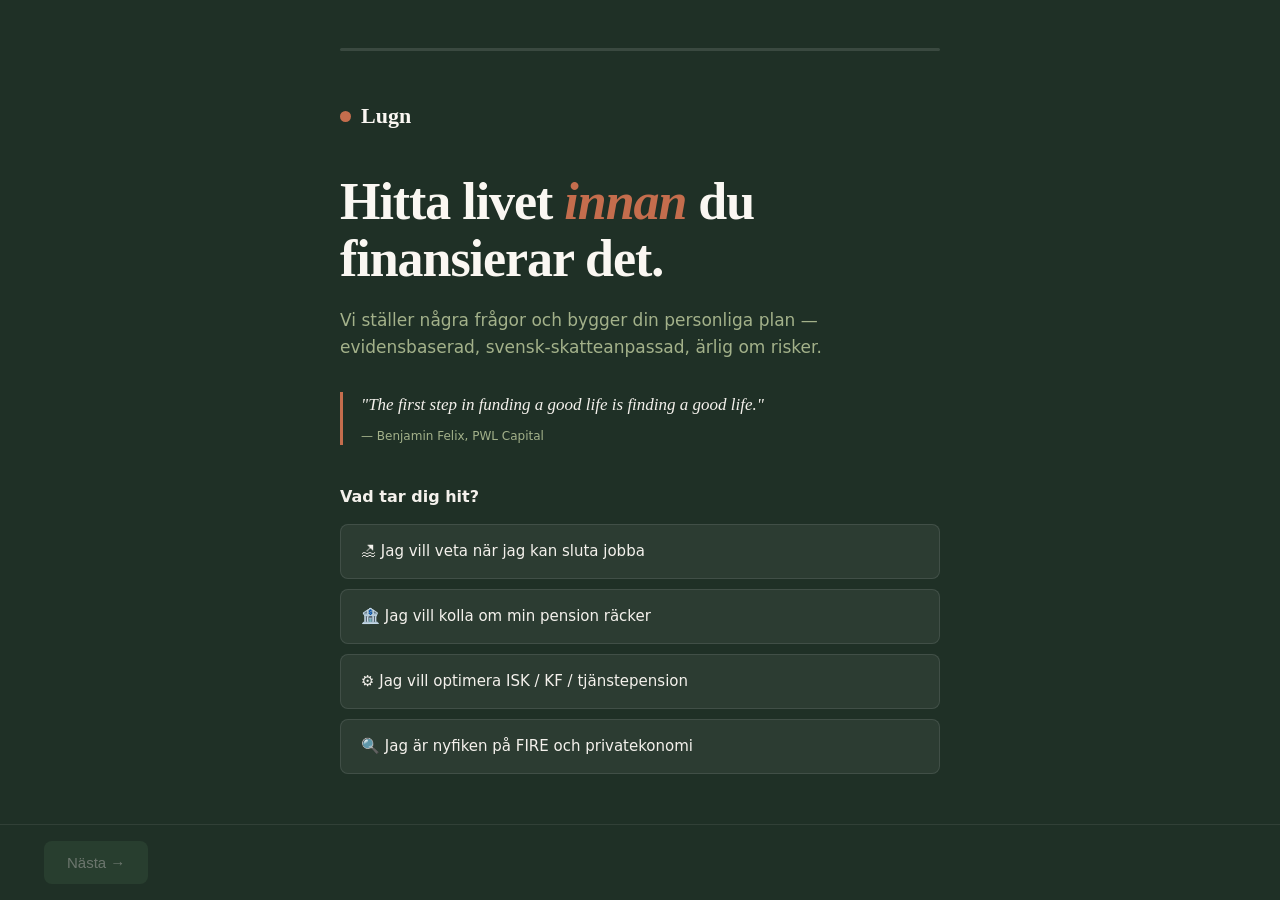
<file: prototype/onboarding.html>
<!DOCTYPE html>
<html lang="sv">
<head>
<meta charset="UTF-8">
<meta name="viewport" content="width=device-width, initial-scale=1.0">
<title>Lugn — Kom igång</title>
<link rel="stylesheet" href="style.css">
<link rel="stylesheet" href="onboarding.css">
</head>
<body class="ob-body">

<div class="ob-wrap" id="obWrap">

  <!-- Progress bar -->
  <div class="ob-progress">
    <div class="ob-progress-bar" id="obProgress"></div>
  </div>

  <!-- Steg 1: Välkommen -->
  <div class="ob-step active" data-step="1">
    <div class="ob-logo"><span class="brand-dot"></span> Lugn</div>
    <h1 class="ob-h1">Hitta livet <em>innan</em> du finansierar det.</h1>
    <p class="ob-lead">Vi ställer några frågor och bygger din personliga plan — evidensbaserad, svensk-skatteanpassad, ärlig om risker.</p>
    <blockquote class="ob-quote">
      "The first step in funding a good life is finding a good life."
      <cite>— Benjamin Felix, PWL Capital</cite>
    </blockquote>
    <p class="ob-question">Vad tar dig hit?</p>
    <div class="ob-options" data-key="motivation">
      <button class="ob-opt" data-val="fire">🏖 Jag vill veta när jag kan sluta jobba</button>
      <button class="ob-opt" data-val="pension">🏦 Jag vill kolla om min pension räcker</button>
      <button class="ob-opt" data-val="optimize">⚙️ Jag vill optimera ISK / KF / tjänstepension</button>
      <button class="ob-opt" data-val="curious">🔍 Jag är nyfiken på FIRE och privatekonomi</button>
    </div>
  </div>

  <!-- Steg 2: Om dig -->
  <div class="ob-step" data-step="2">
    <div class="ob-step-label">Steg 2 av 5</div>
    <h2 class="ob-h2">Om dig</h2>

    <label class="ob-label">
      <span>Hur gammal är du?</span>
      <div class="ob-slider-row">
        <input type="range" id="obAge" min="22" max="65" value="35">
        <strong id="obAgeVal">35 år</strong>
      </div>
    </label>

    <p class="ob-question" style="margin-top:28px">Har du sambo eller partner som ingår i planen?</p>
    <div class="ob-options" data-key="partner">
      <button class="ob-opt" data-val="no">Nej, bara jag</button>
      <button class="ob-opt" data-val="yes">Ja, vi planerar ihop</button>
    </div>

    <p class="ob-question" style="margin-top:28px">Hur jobbar du?</p>
    <div class="ob-options" data-key="employment">
      <button class="ob-opt" data-val="employee">Anställd</button>
      <button class="ob-opt" data-val="ab">Egenföretagare med AB <span class="ob-badge">K10-modul</span></button>
      <button class="ob-opt" data-val="mixed">Blandat / konsult</button>
    </div>
  </div>

  <!-- Steg 3: Dina pengar -->
  <div class="ob-step" data-step="3">
    <div class="ob-step-label">Steg 3 av 5</div>
    <h2 class="ob-h2">Dina pengar</h2>
    <p class="ob-sublead">Ungefär räcker. Du kan finjustera allt efteråt.</p>

    <p class="ob-question">Totalt sparat idag? <span class="ob-hint">(ISK, KF, fonder, depå)</span></p>
    <div class="ob-chips" data-key="totalSaved">
      <button class="ob-chip" data-val="250000">Under 500 000</button>
      <button class="ob-chip" data-val="750000">500k – 1 miljon</button>
      <button class="ob-chip" data-val="2000000">1 – 3 miljoner</button>
      <button class="ob-chip" data-val="5000000">3 – 7 miljoner</button>
      <button class="ob-chip" data-val="8500000">7 miljoner +</button>
    </div>

    <p class="ob-question" style="margin-top:28px">Sparar per månad?</p>
    <div class="ob-chips" data-key="monthlySavings">
      <button class="ob-chip" data-val="3000">Under 5 000</button>
      <button class="ob-chip" data-val="7500">5 000 – 10 000</button>
      <button class="ob-chip" data-val="15000">10 000 – 20 000</button>
      <button class="ob-chip" data-val="30000">20 000 – 40 000</button>
      <button class="ob-chip" data-val="50000">40 000 +</button>
    </div>

    <p class="ob-question" style="margin-top:28px">Har du tjänstepension?</p>
    <div class="ob-options" data-key="hasTjp">
      <button class="ob-opt" data-val="know">Ja, vet ungefär vad det är värt</button>
      <button class="ob-opt" data-val="has_unknown">Ja, men vet inte hur mycket</button>
      <button class="ob-opt" data-val="none">Nej / egenföretagare utan TJP</button>
    </div>
  </div>

  <!-- Steg 4: Ditt mål -->
  <div class="ob-step" data-step="4">
    <div class="ob-step-label">Steg 4 av 5</div>
    <h2 class="ob-h2">Ditt mål</h2>

    <label class="ob-label">
      <span>Vid vilken ålder vill du ha ekonomisk frihet?</span>
      <div class="ob-slider-row">
        <input type="range" id="obRetire" min="40" max="70" value="55">
        <strong id="obRetireVal">55 år</strong>
      </div>
    </label>

    <p class="ob-question" style="margin-top:32px">Vilken livsstil siktar du på?</p>
    <div class="ob-tier-cards" data-key="targetTier">
      <button class="ob-tier-card" data-val="barista" data-need="25000">
        <span class="ob-tier-name">Barista</span>
        <span class="ob-tier-kr">~25 000 kr/mån</span>
        <span class="ob-tier-desc">Halvtidsjobb är valt, inte tvingat. Portföljen fyller gapet.</span>
      </button>
      <button class="ob-tier-card" data-val="lean" data-need="25000">
        <span class="ob-tier-name">Lean FIRE</span>
        <span class="ob-tier-kr">~25 000 kr/mån</span>
        <span class="ob-tier-desc">Full frihet, enkelt liv. Kräver viss flexibilitet i dåliga börsår.</span>
      </button>
      <button class="ob-tier-card" data-val="fire" data-need="35000">
        <span class="ob-tier-name">FIRE</span>
        <span class="ob-tier-kr">~35 000 kr/mån</span>
        <span class="ob-tier-desc">Bekvämt, inga kompromisser. Klassiska 4%-regeln.</span>
      </button>
      <button class="ob-tier-card" data-val="fat" data-need="55000">
        <span class="ob-tier-name">Fat FIRE</span>
        <span class="ob-tier-kr">~55 000 kr/mån</span>
        <span class="ob-tier-desc">Generöst, stor säkerhetsmarginal. Klarar nästan alla börskriser.</span>
      </button>
    </div>
  </div>

  <!-- Steg 5: Hitta livet (Felix) -->
  <div class="ob-step" data-step="5">
    <div class="ob-step-label">Steg 5 av 5</div>
    <h2 class="ob-h2">Hitta livet</h2>
    <p class="ob-sublead">Det här steget är annorlunda. Det handlar inte om pengar.</p>
    <blockquote class="ob-quote small">
      "People omit nearly half of the objectives they later identify as personally relevant — on the first try."
      <cite>— Bond, Carlson &amp; Keeney (2008)</cite>
    </blockquote>

    <label class="ob-label" style="margin-top:24px">
      <span>Vad vill du ha mer tid till när du är ekonomiskt fri?<br>
      <small style="color:var(--ink-400);font-weight:400">Skriv minst tre saker. Var konkret — inte "frihet" utan vad friheten faktiskt innebär för dig.</small></span>
      <textarea id="obGoals" rows="4" placeholder="T.ex. mer tid med barnen på vardagar, bygga något med händerna, resa utan deadline, skriva den boken…"></textarea>
    </label>

    <p class="ob-question" style="margin-top:28px">Vilket påstående stämmer bäst in på dig?</p>
    <div class="ob-options" data-key="disposition">
      <button class="ob-opt" data-val="approach">
        "När jag vill ha något ger jag mig hän helt för att nå det."
        <small>Approach — coachen fokuserar på vad du är på väg <em>mot</em></small>
      </button>
      <button class="ob-opt" data-val="avoidance">
        "Jag oroar mig för att göra fel och vill undvika misstag."
        <small>Avoidance — coachen fokuserar på vad planen <em>skyddar</em> dig mot</small>
      </button>
      <button class="ob-opt" data-val="mixed">
        "Lite av varje beroende på situation."
        <small>Mixed — coachen anpassar sig</small>
      </button>
    </div>
  </div>

  <!-- Steg 6: Beräknar -->
  <div class="ob-step" data-step="6">
    <div class="ob-computing">
      <div class="ob-spinner"></div>
      <h2 class="ob-h2" style="margin-top:32px">Bygger din plan…</h2>
      <p class="ob-sublead" id="obComputingText">Sätter upp skattemodell och kör Monte Carlo…</p>
      <div class="ob-computing-steps">
        <div class="ob-cs" id="cs1">✓ Svenska skatteregler 2026</div>
        <div class="ob-cs" id="cs2">✓ Pensions-brygga</div>
        <div class="ob-cs" id="cs3">✓ Monte Carlo (5 000 banor)</div>
        <div class="ob-cs" id="cs4">✓ FIRE-nivå beräknad</div>
      </div>
    </div>
  </div>

  <!-- Navigation -->
  <div class="ob-nav" id="obNav">
    <button class="ob-back btn btn-ghost" id="obBack" type="button" style="display:none">← Tillbaka</button>
    <div class="ob-nav-right">
      <span class="ob-step-dots" id="obDots"></span>
      <button class="btn btn-primary ob-next" id="obNext" type="button" disabled>Nästa →</button>
    </div>
  </div>

</div>

<script src="onboarding.js"></script>
</body>
</html>
</file>
<file: prototype/style.css>
/* Lugn — visual system v0.1
   Palette: deep sage + warm cream + coral accent
   Typography: system serif for headings, system sans for body
*/

:root {
  --sage-900: #1f3026;
  --sage-700: #3a5a40;
  --sage-500: #588157;
  --sage-300: #a3b18a;
  --cream-50: #faf7f2;
  --cream-100: #f4f1ec;
  --cream-200: #e8e2d5;
  --coral-500: #c46d4d;
  --coral-600: #a85a3e;
  --ink-900: #1a1a1a;
  --ink-600: #4a4a4a;
  --ink-400: #8a8a8a;
  --line: rgba(26, 26, 26, 0.08);

  --serif: ui-serif, "Iowan Old Style", "Apple Garamond", Georgia, "Times New Roman", serif;
  --sans: -apple-system, BlinkMacSystemFont, "Inter", "Segoe UI", system-ui, sans-serif;

  --radius: 14px;
  --radius-sm: 8px;
  --shadow-sm: 0 1px 2px rgba(26,26,26,.04), 0 1px 1px rgba(26,26,26,.03);
  --shadow-md: 0 4px 20px rgba(26,26,26,.06);
}

* { box-sizing: border-box; }
html { scroll-behavior: smooth; }
body {
  margin: 0;
  font-family: var(--sans);
  color: var(--ink-900);
  background: var(--cream-50);
  font-size: 16px;
  line-height: 1.55;
  -webkit-font-smoothing: antialiased;
}

.container {
  max-width: 1100px;
  margin: 0 auto;
  padding: 0 24px;
}

/* === NAV === */
.nav {
  position: sticky; top: 0; z-index: 50;
  background: var(--cream-50);
  border-bottom: 1px solid var(--line);
}
.nav-inner {
  display: flex; align-items: center; justify-content: space-between;
  padding-top: 16px; padding-bottom: 16px;
}
.brand {
  font-family: var(--serif);
  font-size: 24px; font-weight: 600;
  color: var(--sage-900);
  text-decoration: none;
  display: flex; align-items: center; gap: 10px;
}
.brand-dot {
  width: 11px; height: 11px; border-radius: 50%;
  background: var(--coral-500);
  display: inline-block;
}
.nav-links { display: flex; gap: 28px; }
.nav-links a {
  color: var(--ink-600); text-decoration: none;
  font-size: 15px;
}
.nav-links a:hover { color: var(--sage-700); }

/* === BUTTONS === */
.btn {
  display: inline-block;
  padding: 12px 22px;
  border-radius: var(--radius-sm);
  font-size: 15px; font-weight: 500;
  text-decoration: none;
  cursor: pointer;
  border: 1px solid transparent;
  transition: all .15s ease;
}
.btn-primary {
  background: var(--sage-700); color: var(--cream-50);
}
.btn-primary:hover { background: var(--sage-900); }
.btn-ghost {
  background: transparent;
  border-color: var(--sage-700);
  color: var(--sage-700);
}
.btn-ghost:hover { background: var(--sage-700); color: var(--cream-50); }
.btn-text {
  background: transparent; color: var(--coral-500);
  text-decoration: underline; text-underline-offset: 4px;
}
.btn.big { padding: 16px 32px; font-size: 17px; }

/* === HERO === */
.hero { padding: 88px 0 120px; }
.eyebrow {
  display: inline-block;
  font-size: 13px;
  letter-spacing: .08em;
  text-transform: uppercase;
  color: var(--sage-500);
  margin-bottom: 18px;
  font-weight: 500;
}
.hero h1 {
  font-family: var(--serif);
  font-size: clamp(40px, 6vw, 68px);
  line-height: 1.05;
  font-weight: 600;
  margin: 0 0 24px;
  letter-spacing: -.02em;
  max-width: 900px;
}
.hero h1 em {
  font-style: italic;
  color: var(--coral-500);
}
.lead {
  font-size: 18px;
  color: var(--ink-600);
  max-width: 650px;
  margin: 0 0 36px;
}
.hero-cta { display: flex; gap: 24px; align-items: center; flex-wrap: wrap; }
.hero-quote {
  margin-top: 64px;
  border-left: 3px solid var(--coral-500);
  padding-left: 20px;
  max-width: 600px;
  font-family: var(--serif);
  font-size: 17px;
  color: var(--ink-600);
}
.hero-quote span { display: block; font-family: var(--sans); font-size: 13px; margin-top: 8px; color: var(--ink-400); }

/* === BANDS === */
.band { padding: 88px 0; }
.band-cream { background: var(--cream-100); }
.band-dark { background: var(--sage-900); color: var(--cream-100); }

.section-h {
  font-family: var(--serif);
  font-size: clamp(28px, 4vw, 42px);
  font-weight: 600;
  margin: 0 0 20px;
  letter-spacing: -.01em;
}
.section-h.light { color: var(--cream-50); }
.section-sub {
  font-size: 16px;
  color: var(--ink-600);
  max-width: 640px;
  margin: 0 0 48px;
}

/* === GRID CARDS === */
.grid-3 {
  display: grid;
  grid-template-columns: repeat(3, 1fr);
  gap: 32px;
  margin-top: 32px;
}
@media (max-width: 800px) { .grid-3 { grid-template-columns: 1fr; } }

.card {
  background: var(--cream-50);
  border: 1px solid var(--line);
  border-radius: var(--radius);
  padding: 28px;
}
.card h3 {
  font-family: var(--serif);
  font-size: 22px;
  margin: 12px 0 12px;
  font-weight: 600;
}
.card p { color: var(--ink-600); margin: 0; font-size: 15px; }
.card-num {
  font-family: var(--serif);
  font-size: 14px;
  color: var(--coral-500);
  font-weight: 600;
  letter-spacing: .1em;
}

/* === FIELD NOTE (liten not under fält) === */
.field-note {
  font-size: 11px;
  color: var(--ink-400);
  margin: -6px 0 6px;
  line-height: 1.4;
}
.field-note.lv-warn { color: var(--coral-600); font-weight: 500; }

/* === TOGGLE-rad === */
.toggle-label { align-items: center; }
.toggle-label input[type="checkbox"] {
  width: 20px !important; height: 20px;
  accent-color: var(--sage-700);
  cursor: pointer;
}

/* === MINA FÖRUTSÄTTNINGAR header === */
.calc-inputs-header {
  font-size: 12px;
  letter-spacing: .08em;
  text-transform: uppercase;
  color: var(--ink-400);
  font-weight: 600;
  margin-bottom: 16px;
  padding-bottom: 12px;
  border-bottom: 1px solid var(--line);
}

/* === PLAN HERO (score + svar) === */
.plan-hero {
  display: flex;
  align-items: center;
  gap: 22px;
  background: linear-gradient(135deg, var(--sage-900), #243d1c);
  color: var(--cream-50);
  border-radius: var(--radius);
  padding: 24px 26px;
  margin-bottom: 14px;
}
.plan-score-card {
  position: relative;
  width: 120px; height: 120px;
  flex-shrink: 0;
}
.score-ring-svg { width: 120px; height: 120px; }
.score-ring-bg {
  fill: none;
  stroke: rgba(255,255,255,.12);
  stroke-width: 8;
}
.score-ring {
  fill: none;
  stroke: #3a5a40;
  stroke-width: 8;
  stroke-linecap: round;
  transition: stroke-dashoffset .6s ease, stroke .3s;
}
.score-center {
  position: absolute;
  inset: 0;
  display: flex;
  flex-direction: column;
  align-items: center;
  justify-content: center;
}
.score-num {
  font-family: var(--serif);
  font-size: 42px;
  font-weight: 700;
  line-height: 1;
  color: var(--cream-50);
}
.score-num.good { color: #9ed9b4; }
.score-num.ok   { color: #e8c07d; }
.score-num.warn { color: #f4a98a; }
.score-of { font-size: 12px; opacity: .6; margin-top: 2px; }

.plan-hero-text { flex: 1; }
.plan-hero-eyebrow {
  font-size: 12px;
  letter-spacing: .06em;
  text-transform: uppercase;
  opacity: .75;
  margin-bottom: 10px;
  display: flex; align-items: center; gap: 8px;
}
.score-grade {
  font-family: var(--sans);
  font-size: 11px;
  padding: 2px 9px;
  border-radius: 99px;
  letter-spacing: .04em;
  text-transform: none;
}
.score-grade.good { background: rgba(126,200,160,.2); color: #9ed9b4; }
.score-grade.ok   { background: rgba(232,192,125,.2); color: #e8c07d; }
.score-grade.warn { background: rgba(244,169,138,.2); color: #f4a98a; }

.plan-hero .answer-hero-label { font-size: 13px; opacity: .8; margin-bottom: 2px; }
.plan-hero .answer-hero-age {
  font-family: var(--serif);
  font-size: 48px; font-weight: 700;
  line-height: 1; letter-spacing: -.02em;
}
.plan-hero .answer-hero-sub { font-size: 14px; opacity: .8; margin-top: 6px; }

@media (max-width: 500px) {
  .plan-hero { flex-direction: column; text-align: center; }
}

/* === SCORE PARTS === */
.score-parts {
  display: grid;
  grid-template-columns: 1fr 1fr;
  gap: 8px 20px;
  background: var(--cream-100);
  border: 1px solid var(--line);
  border-radius: var(--radius-sm);
  padding: 14px 18px;
  margin-bottom: 18px;
}
.score-part { display: flex; flex-direction: column; gap: 4px; }
.score-part-label { font-size: 12px; color: var(--ink-600); }
.score-part-bar {
  height: 5px;
  background: var(--cream-200);
  border-radius: 3px;
  overflow: hidden;
}
.score-part-bar span {
  display: block;
  height: 100%;
  background: var(--sage-500);
  border-radius: 3px;
  transition: width .5s ease;
}

/* === INSIGHTS === */
.insights-section { margin-bottom: 20px; }
.insights-header {
  font-family: var(--serif);
  font-size: 18px;
  font-weight: 600;
  margin-bottom: 12px;
}
.insights-list { display: flex; flex-direction: column; gap: 8px; }
.insight {
  display: flex;
  gap: 12px;
  padding: 14px 16px;
  background: var(--cream-50);
  border: 1px solid var(--line);
  border-left-width: 3px;
  border-radius: var(--radius-sm);
}
.insight.sev-high { border-left-color: var(--coral-500); }
.insight.sev-mid  { border-left-color: #b07d2a; }
.insight.sev-low  { border-left-color: var(--sage-500); }
.insight-icon {
  font-size: 16px;
  line-height: 1.4;
  flex-shrink: 0;
}
.insight.sev-high .insight-icon { color: var(--coral-500); }
.insight.sev-mid  .insight-icon { color: #b07d2a; }
.insight.sev-low  .insight-icon { color: var(--sage-700); }
.insight-title {
  font-weight: 600;
  font-size: 14px;
  margin-bottom: 2px;
}
.insight-text {
  font-size: 13px;
  color: var(--ink-600);
  line-height: 1.5;
}
.insight-text a { color: var(--sage-700); }
.insight-empty {
  font-size: 14px;
  color: var(--ink-400);
  padding: 12px 0;
}

/* === AGE HERO (input-sidan) === */
.age-hero {
  display: flex; align-items: center; gap: 12px;
  background: var(--sage-900);
  border-radius: var(--radius-sm);
  padding: 18px 20px;
  margin-bottom: 20px;
}
.age-hero-sep { color: var(--sage-300); font-size: 20px; }
.age-hero-item {
  display: flex; align-items: center; gap: 8px; flex: 1;
}
.age-hero-label {
  font-size: 13px; color: var(--sage-300); white-space: nowrap;
}
.age-hero-input {
  width: 64px !important;
  padding: 10px 8px !important;
  font-family: var(--serif) !important;
  font-size: 28px !important;
  font-weight: 600 !important;
  text-align: center !important;
  background: rgba(255,255,255,.1) !important;
  border: 1px solid rgba(255,255,255,.2) !important;
  border-radius: 8px !important;
  color: var(--cream-50) !important;
}
.age-hero-input.hero-retire {
  color: var(--coral-500) !important;
  border-color: var(--coral-500) !important;
}
.age-hero-unit { font-size: 13px; color: var(--sage-300); }

/* === LIVSSTIL-CHIPS === */
/* Önskad inkomst som fri/pensionär (ersätter livsstils-chipsen) */
.need-section { margin-bottom: 20px; }
.need-input-label {
  display: flex; justify-content: space-between; align-items: center; gap: 12px;
  font-size: 14px; color: var(--ink-600);
}
.need-input-label > span { font-weight: 500; }
.need-input-label input {
  width: 130px; text-align: right;
  padding: 8px 10px;
  font-size: 15px; font-family: var(--sans);
  border: 1px solid var(--line);
  border-radius: var(--radius-sm);
  background: #fff;
}
.need-hint { font-size: 12px; color: var(--ink-400); margin: 8px 0 0; }

/* Större framtida utgifter — dynamiska rader (etikett på egen rad, sen belopp/ålder) */
/* Scopas under .calc-inputs för att slå .calc-inputs input (width:130px). */
.calc-inputs .bigexp-row {
  display: grid;
  grid-template-columns: 1fr auto 56px 24px;
  gap: 7px 8px; margin-bottom: 12px; align-items: center;
}
.calc-inputs .bigexp-row input {
  width: 100% !important; min-width: 0; padding: 8px 9px;
  border: 1px solid var(--line); border-radius: 6px;
  font-size: 14px; font-family: var(--sans); background: #fff;
  text-align: left;
}
.calc-inputs .bigexp-row .bigexp-label { grid-column: 1 / -1; }   /* etikett full bredd */
.calc-inputs .bigexp-row .bigexp-amount,
.calc-inputs .bigexp-row .bigexp-age { text-align: right; }
.bigexp-at { font-size: 13px; color: var(--ink-400); justify-self: end; }
.bigexp-del {
  border: none; background: none; cursor: pointer;
  font-size: 20px; line-height: 1; color: var(--ink-400);
  padding: 0; border-radius: 6px;
}
.bigexp-del:hover { color: var(--coral-600); }
.bigexp-add {
  background: none; border: 1px dashed var(--line); color: var(--sage-700);
  border-radius: var(--radius-sm); padding: 8px 14px; font-size: 13px;
  font-family: var(--sans); cursor: pointer; margin-top: 2px;
}
.bigexp-add:hover { border-color: var(--sage-700); background: var(--cream-100); }

/* === PERSON-CENTRERAT SVAR === */
.answer-hero {
  background: linear-gradient(135deg, var(--sage-900), #2d5016);
  color: var(--cream-50);
  border-radius: var(--radius);
  padding: 24px 28px;
  margin-bottom: 16px;
  text-align: center;
}
.answer-hero-label {
  font-size: 14px; opacity: .8;
  letter-spacing: .05em; margin-bottom: 4px;
}
.answer-hero-age {
  font-family: var(--serif);
  font-size: 64px; font-weight: 700;
  line-height: 1; letter-spacing: -.03em;
  color: var(--cream-50);
}
.answer-hero-sub {
  font-size: 15px; opacity: .8; margin-top: 8px;
}

/* === WHAT-IF ROW === */
.what-if-row {
  display: flex; align-items: center; gap: 10px;
  background: var(--cream-100); border: 1px solid var(--line);
  border-radius: var(--radius-sm);
  padding: 12px 16px;
  margin-bottom: 16px;
  font-size: 14px; color: var(--ink-600);
  flex-wrap: wrap;
}
.what-if-label { white-space: nowrap; }
.what-if-answer {
  font-family: var(--serif); font-size: 16px;
  font-weight: 600; color: var(--sage-700); flex: 1;
}

/* === BRIDGE DETAIL (sekundärt) === */
.bridge-detail {
  font-size: 13px; color: var(--ink-400);
  padding: 6px 0 16px;
  display: flex; gap: 6px; align-items: baseline;
}
.bridge-detail-label { white-space: nowrap; }
.bridge-detail-val { color: var(--ink-600); }

/* === SKIP ONBOARDING === */
.ob-skip {
  background: none; border: none;
  color: rgba(255,255,255,.4);
  font-size: 13px; cursor: pointer;
  font-family: var(--sans);
  text-decoration: underline; text-underline-offset: 3px;
  padding: 4px;
}
.ob-skip:hover { color: rgba(255,255,255,.7); }

/* === CALCULATOR === */
.calc {
  display: grid;
  grid-template-columns: 1fr 1.4fr;
  gap: 32px;
  margin-top: 32px;
}
/* minmax(0,1fr) hindrar grid-blowout: kolumnen får krympa under barnens
   min-content istället för att svämma över på smala skärmar. */
@media (max-width: 900px) { .calc { grid-template-columns: minmax(0, 1fr); } }

.calc-inputs, .calc-output {
  background: var(--cream-50);
  border: 1px solid var(--line);
  border-radius: var(--radius);
  padding: 28px;
  min-width: 0;   /* tillåt krympning i grid-cellen (annars blowout på mobil) */
}
.calc-inputs h3 {
  font-family: var(--serif);
  font-size: 17px;
  margin: 28px 0 14px;
  color: var(--sage-700);
  font-weight: 600;
}
.calc-inputs h3:first-child { margin-top: 0; }
.calc-inputs label {
  display: flex; justify-content: space-between; align-items: center;
  gap: 16px;
  padding: 8px 0;
  border-bottom: 1px solid var(--line);
  font-size: 15px;
  color: var(--ink-600);
}
.calc-inputs label:last-child { border-bottom: none; }
.calc-inputs input, .calc-inputs select {
  width: 130px;
  padding: 8px 10px;
  border: 1px solid var(--line);
  border-radius: 6px;
  font-size: 15px;
  font-family: var(--sans);
  text-align: right;
  background: var(--cream-50);
  color: var(--ink-900);
}
.calc-inputs input:focus, .calc-inputs select:focus {
  outline: none;
  border-color: var(--sage-700);
}
/* Slider-rad (t.ex. belåningsgrad): stapla etikett + fullbredds-reglage */
.calc-inputs label.calc-slider-row {
  flex-direction: column; align-items: stretch; gap: 8px;
}
.calc-slider-row > span { display: flex; align-items: baseline; gap: 8px; flex-wrap: wrap; }
.calc-slider-row strong { color: var(--sage-700); font-size: 16px; }
.calc-slider-row input[type="range"] {
  width: 100%; padding: 0; text-align: initial;
  accent-color: var(--sage-700); cursor: pointer; background: transparent;
}

/* === OUTPUT === */
.big-result {
  padding: 24px;
  background: linear-gradient(135deg, var(--sage-900), var(--sage-700));
  color: var(--cream-50);
  border-radius: var(--radius);
  margin-bottom: 24px;
}
.result-label {
  font-size: 13px;
  letter-spacing: .08em;
  text-transform: uppercase;
  opacity: .8;
  margin-bottom: 8px;
}
.result-value {
  font-family: var(--serif);
  font-size: 42px;
  font-weight: 600;
  letter-spacing: -.01em;
  line-height: 1.1;
}
.result-sub {
  margin-top: 8px;
  font-size: 14px;
  opacity: .8;
}

.result-row {
  display: grid; grid-template-columns: 1.4fr 1fr; gap: 12px;
  margin-bottom: 28px;
}
@media (max-width: 460px) { .result-row { grid-template-columns: 1fr; } }
.metric {
  padding: 16px 20px;
  background: var(--cream-100);
  border-radius: var(--radius-sm);
}
.metric-label {
  font-size: 12px;
  letter-spacing: .06em;
  text-transform: uppercase;
  color: var(--ink-400);
}
.metric-value {
  font-family: var(--serif);
  font-size: 24px;
  font-weight: 600;
  margin-top: 4px;
}

/* === SUCCESS RATE SLIDER === */
.sr-slider-wrap {
  background: var(--cream-100);
  border: 1px solid var(--line);
  border-radius: var(--radius-sm);
  padding: 16px 20px 14px;
  margin-bottom: 20px;
}
.sr-slider-header {
  display: flex; justify-content: space-between; align-items: baseline;
  margin-bottom: 10px;
}
.sr-slider-label { font-size: 15px; color: var(--ink-600); }
.sr-slider-label strong { color: var(--sage-700); font-size: 18px; }
.sr-building { font-size: 12px; color: var(--ink-400); }

input[type="range"]#srSlider {
  -webkit-appearance: none;
  width: 100%; height: 6px;
  border-radius: 3px;
  background: linear-gradient(
    to right,
    var(--coral-500) 0%,
    var(--sage-700) 60%,
    var(--sage-700) 100%
  );
  outline: none; cursor: pointer;
  margin-bottom: 10px;
}
input[type="range"]#srSlider::-webkit-slider-thumb {
  -webkit-appearance: none;
  width: 22px; height: 22px;
  border-radius: 50%;
  background: var(--cream-50);
  border: 2px solid var(--sage-700);
  box-shadow: 0 1px 4px rgba(26,26,26,.15);
  cursor: grab;
  transition: border-color .15s;
}
input[type="range"]#srSlider::-webkit-slider-thumb:active { cursor: grabbing; border-color: var(--coral-500); }
input[type="range"]#srSlider:disabled { opacity: .4; cursor: not-allowed; }

.sr-slider-footer {
  display: flex; align-items: center;
  gap: 16px; flex-wrap: wrap;
}
.sr-result { font-size: 14px; color: var(--ink-600); flex: 1; }
.sr-apply { font-size: 13px; padding: 7px 14px; white-space: nowrap; }

/* === TIERS === */
.tiers-label {
  display: flex; justify-content: space-between; align-items: baseline;
  margin-bottom: 10px;
  font-size: 13px;
  color: var(--ink-400);
}
.tiers-delta {
  font-family: var(--serif); font-style: italic;
  color: var(--sage-700); font-weight: 600;
}
.tiers {
  display: grid; grid-template-columns: repeat(5, 1fr);
  gap: 6px;
  margin-bottom: 28px;
}
.tier {
  padding: 14px 8px 12px;
  text-align: center;
  background: var(--cream-100);
  border: 1px solid var(--line);
  border-radius: var(--radius-sm);
  font-size: 13px;
  font-family: var(--sans);
  color: var(--ink-900);
  cursor: pointer;
  transition: all .15s;
}
.tier:hover:not(.unreachable) {
  border-color: var(--sage-700);
  transform: translateY(-1px);
}
.tier-name { font-weight: 600; display: block; }
.tier-age {
  display: block;
  font-family: var(--serif);
  font-size: 20px;
  font-weight: 600;
  color: var(--sage-700);
  margin: 4px 0 2px;
}
.tier small {
  color: var(--ink-400); display: block;
  margin-top: 2px; font-size: 11px;
}
.tier.active {
  background: var(--coral-500); color: var(--cream-50);
  border-color: var(--coral-500);
}
.tier.active .tier-age { color: var(--cream-50); }
.tier.active small { color: rgba(255,255,255,.85); }
.tier.unreachable {
  opacity: .45;
  cursor: not-allowed;
}
.tier.unreachable .tier-age { font-family: var(--sans); font-size: 13px; font-weight: 500; }

/* === SUCCESS BADGE === */
.metric-mc { display: flex; flex-direction: column; }
.metric-mc-row { display: flex; align-items: baseline; gap: 10px; margin-top: 4px; flex-wrap: wrap; }
.success-badge {
  font-family: var(--serif);
  font-size: 32px;
  font-weight: 600;
  line-height: 1;
}
.success-badge.good  { color: var(--sage-700); }
.success-badge.ok    { color: #b07d2a; }
.success-badge.warn  { color: var(--coral-500); }
.success-label {
  font-size: 13px;
  color: var(--ink-400);
  line-height: 1.4;
  max-width: 200px;
}

/* === TIER selected state (klickad) === */
.tier.selected {
  background: var(--sage-900); color: var(--cream-50);
  border-color: var(--sage-900);
}
.tier.selected .tier-age { color: var(--coral-500); }
.tier.selected small { color: rgba(255,255,255,.75); }

/* === CHARTS === */
.charts-wrap {
  display: grid;
  grid-template-columns: 1fr 1fr;
  gap: 20px;
  margin-bottom: 24px;
}
@media (max-width: 900px) { .charts-wrap { grid-template-columns: 1fr; } }
.chart-panel {
  background: var(--cream-100);
  border: 1px solid var(--line);
  border-radius: var(--radius-sm);
  padding: 16px;
}
.chart-full { margin-bottom: 16px; }
.chart-full canvas { width: 100%; height: auto; }
.chart-panel h4 {
  font-family: var(--serif);
  font-size: 15px; font-weight: 600;
  margin: 0 0 2px;
}
.chart-sub { font-style: italic; color: var(--ink-400); font-weight: 400; }

/* === ADVANCED TOGGLE === */
.advanced-toggle {
  width: 100%;
  text-align: left;
  background: none;
  border: none;
  border-top: 1px solid var(--line);
  padding: 14px 0 4px;
  font-size: 13px;
  color: var(--ink-400);
  cursor: pointer;
  margin-top: 8px;
  font-family: var(--sans);
}
.advanced-toggle:hover { color: var(--sage-700); }
.advanced-section {
  overflow: hidden;
  max-height: 0;
  transition: max-height .35s ease;
}
.advanced-section.open { max-height: 500px; }

/* === INPUT HINTS + LINKS === */
.input-hint {
  display: block;
  font-size: 11px;
  font-weight: 400;
  color: var(--ink-400);
  margin-top: 1px;
}
.input-link {
  display: block;
  font-size: 11px;
  font-weight: 400;
  color: var(--sage-500);
  text-decoration: none;
  margin-top: 1px;
}
.input-link:hover { text-decoration: underline; }

/* === PLAN SUMMARY === */
.plan-summary {
  background: var(--sage-900);
  color: var(--cream-50);
  border-radius: var(--radius-sm);
  padding: 14px 18px;
  margin-bottom: 16px;
  font-size: 14px;
  line-height: 1.5;
}
.plan-summary-text strong { color: var(--cream-50); }
.plan-summary-text .ps-good  { color: #7ec8a0; font-weight: 600; }
.plan-summary-text .ps-warn  { color: #f4c2a8; font-weight: 600; }

/* === RESULT LABEL HINT === */
.result-label-hint {
  display: block;
  font-size: 11px;
  font-weight: 400;
  opacity: .7;
  margin-top: 2px;
  letter-spacing: 0;
  text-transform: none;
}

/* === REVERSE CALC (inline) === */
.reverse-calc.inline {
  display: flex;
  align-items: center;
  gap: 8px;
  flex-wrap: wrap;
  background: var(--cream-100);
  border: 1px solid var(--line);
  border-radius: var(--radius-sm);
  padding: 12px 16px;
  margin-bottom: 20px;
  font-size: 14px;
}
.reverse-inline-label { color: var(--ink-600); white-space: nowrap; }
.reverse-calc.inline input {
  width: 64px;
  padding: 6px 8px;
  border: 1px solid var(--line);
  border-radius: 6px;
  font-size: 15px;
  font-family: var(--sans);
  text-align: center;
  background: var(--cream-50);
}
.reverse-answer {
  font-family: var(--serif);
  font-size: 16px;
  font-weight: 600;
  color: var(--sage-700);
  flex: 1;
}

/* === TIER NOTE CARD === */
.tier-note-card {
  margin: -16px 0 28px;
  padding: 16px 20px;
  background: var(--sage-900);
  color: var(--cream-100);
  border-radius: var(--radius-sm);
}
.tier-note-eyebrow {
  font-size: 11px;
  letter-spacing: .1em;
  text-transform: uppercase;
  color: var(--sage-300);
  display: block;
  margin-bottom: 6px;
}
.tier-note-card p {
  margin: 0;
  font-size: 14px;
  line-height: 1.55;
  color: var(--cream-100);
}

/* === CHART (generell) === */
.chart-help { font-size: 12px; color: var(--ink-400); margin: 2px 0 8px; }
canvas {
  width: 100%; height: auto;
  border-radius: 4px;
}
.legend {
  margin-top: 10px;
  display: flex; gap: 14px; flex-wrap: wrap;
  font-size: 12px;
  color: var(--ink-600);
}
.leg-dot {
  display: inline-block; width: 10px; height: 10px;
  border-radius: 2px;
  vertical-align: middle;
  margin-right: 5px;
}
.hc-cross { color: var(--coral-600); font-weight: 500; margin-left: auto; }

.microcopy {
  margin-top: 22px;
  padding: 16px 20px;
  background: var(--cream-100);
  border-left: 3px solid var(--coral-500);
  border-radius: 4px;
  font-size: 14px;
  color: var(--ink-600);
}

/* === PHILOSOPHY === */
.grid-2 {
  display: grid; grid-template-columns: 1fr 1fr;
  gap: 36px; margin-top: 32px;
}
@media (max-width: 800px) { .grid-2 { grid-template-columns: 1fr; } }
.philosophy h3 {
  font-family: var(--serif);
  color: var(--cream-50);
  margin: 0 0 10px;
  font-size: 22px;
}
.philosophy p { color: var(--sage-300); margin: 0; }

/* === WELCOME BANNER === */
.welcome-banner {
  background: var(--sage-900);
  color: var(--cream-100);
  padding: 14px 20px;
  border-radius: var(--radius-sm);
  font-size: 15px;
  margin-bottom: 32px;
  display: flex;
  align-items: center;
  gap: 8px;
  flex-wrap: wrap;
  position: relative;
}
.banner-close {
  margin-left: auto;
  background: none;
  border: none;
  color: var(--sage-300);
  font-size: 20px;
  cursor: pointer;
  line-height: 1;
  padding: 0 4px;
}
.banner-close:hover { color: var(--cream-50); }

/* === ISK vs AF === */
.isk-af-wrap {
  background: var(--cream-100);
  border: 1px solid var(--line);
  border-radius: var(--radius);
  padding: 20px 22px;
  margin-bottom: 20px;
}
.isk-af-title {
  font-family: var(--serif);
  font-size: 18px; font-weight: 600;
  margin: 0 0 4px;
}
.isk-af-inputs {
  display: grid;
  grid-template-columns: repeat(4, minmax(0, 1fr));
  gap: 10px;
  margin: 16px 0;
}
@media (max-width: 700px) { .isk-af-inputs { grid-template-columns: repeat(2, minmax(0, 1fr)); } }
.isk-af-input-label {
  display: flex; flex-direction: column; gap: 4px;
  font-size: 12px; color: var(--ink-400); font-weight: 500;
  min-width: 0;
}
.isk-af-input-label input {
  width: 100%; min-width: 0;
  padding: 8px 10px;
  border: 1px solid var(--line);
  border-radius: 6px;
  font-size: 14px; font-family: var(--sans);
  background: var(--cream-50);
}

.isk-af-result {
  display: flex; align-items: baseline; gap: 12px;
  flex-wrap: wrap;
  margin-bottom: 14px;
}
.isk-af-winner {
  font-family: var(--serif);
  font-size: 22px; font-weight: 600;
}
.isk-af-winner.good { color: var(--sage-700); }
.isk-af-winner.warn { color: var(--coral-500); }
.isk-af-meta    { font-size: 13px; color: var(--ink-400); }
.isk-af-crossover {
  font-size: 13px; color: var(--sage-700);
  background: rgba(58,90,64,.08);
  padding: 3px 10px; border-radius: 99px;
  white-space: nowrap;
}

.fire-time-wrap {
  margin-bottom: 16px;
}
.fire-time-row {
  display: flex; gap: 12px; margin-bottom: 10px;
}
.fire-time-item {
  flex: 1;
  padding: 14px 16px;
  border-radius: var(--radius-sm);
  border: 1px solid var(--line);
}
.fire-time-item.isk  { background: rgba(58,90,64,.08); border-color: var(--sage-700); }
.fire-time-item.af   { background: rgba(196,109,77,.06); border-color: var(--coral-500); }
.fire-time-label {
  display: block; font-size: 12px; font-weight: 600;
  letter-spacing: .06em; text-transform: uppercase;
  margin-bottom: 4px;
}
.fire-time-item.isk  .fire-time-label { color: var(--sage-700); }
.fire-time-item.af   .fire-time-label { color: var(--coral-500); }
.fire-time-val {
  font-family: var(--serif); font-size: 22px; font-weight: 600;
  color: var(--ink-900);
}
.fire-time-gain {
  font-size: 14px; color: var(--ink-600);
  background: var(--cream-50);
  border-left: 3px solid var(--sage-700);
  padding: 10px 14px;
  border-radius: 4px;
}
.fire-time-gain strong { color: var(--sage-700); }
.fire-time-gain.warn  { border-color: var(--coral-500); }
.fire-time-gain.warn strong { color: var(--coral-500); }

.isk-af-explainer {
  margin-top: 14px;
  padding: 12px 16px;
  background: var(--cream-50);
  border-left: 3px solid var(--sage-700);
  border-radius: 4px;
  font-size: 13px;
  color: var(--ink-600);
  line-height: 1.55;
}

/* === HISTORY CHART === */
.hist-chart-wrap { margin-top: 18px; }
.hist-title { font-family: var(--serif); font-size: 15px; font-weight: 600; margin: 0 0 8px; }
.hist-avg {
  display: flex; gap: 18px; flex-wrap: wrap;
  margin-top: 10px; font-size: 13px; color: var(--ink-600);
}
.hist-avg .ha { display: flex; align-items: center; gap: 6px; }
.hist-avg .hd { width: 12px; height: 3px; border-radius: 2px; display: inline-block; }
.hist-avg b { color: var(--ink-900); font-weight: 600; }
.hist-avg .hsig { color: var(--ink-400); font-size: 12px; }
.alloc-optim { display: flex; gap: 8px; align-items: center; justify-content: center; flex-wrap: wrap; margin: 8px 0 4px; }
.optim-chip {
  font-size: 12px; padding: 5px 12px; border-radius: 99px;
  background: var(--cream-50); border: 1px solid var(--line);
  color: var(--sage-700); cursor: pointer; font-family: var(--sans); font-weight: 500;
}
.optim-chip:hover { border-color: var(--sage-700); }
.optim-hint { font-size: 11px; color: var(--ink-400); }
.homebias-note { margin: 8px 0 14px; font-size: 13px; }
.homebias-note summary { cursor: pointer; color: var(--sage-700); font-weight: 500; }
.homebias-note p, .homebias-note ul { color: var(--ink-600); line-height: 1.55; margin: 8px 0; }
.homebias-note ul { padding-left: 18px; }
.homebias-note li { margin: 4px 0; }
.homebias-note a { color: var(--sage-700); }

/* === HISTORISK BACKTEST === */
.bt-wrap {
  background: var(--cream-100);
  border: 1px solid var(--line);
  border-radius: var(--radius);
  padding: 20px 22px;
  margin-bottom: 20px;
}
.bt-title { font-family: var(--serif); font-size: 18px; font-weight: 600; margin: 0 0 4px; }
.alloc-row {
  display: flex; align-items: center; gap: 14px;
  margin: 16px 0 6px;
}
.alloc-end {
  font-size: 12px; font-weight: 600; color: var(--ink-600);
  text-align: center; white-space: nowrap; line-height: 1.3;
}
.alloc-end small { font-weight: 400; color: var(--ink-400); font-size: 11px; }
.alloc-row input[type="range"] {
  -webkit-appearance: none; flex: 1; height: 6px; border-radius: 3px;
  background: linear-gradient(to right, var(--sage-700), var(--coral-500));
  outline: none; cursor: pointer;
}
.alloc-row input[type="range"]::-webkit-slider-thumb {
  -webkit-appearance: none; width: 22px; height: 22px; border-radius: 50%;
  background: var(--cream-50); border: 2px solid var(--sage-700); cursor: grab;
}
.alloc-current { text-align: center; font-size: 13px; color: var(--ink-400); margin-bottom: 16px; }

.compare-row { display: grid; grid-template-columns: 1fr 1fr; gap: 12px; margin: 4px 0 12px; }
.compare-box {
  background: var(--cream-50); border: 1px solid var(--line);
  border-radius: var(--radius-sm); padding: 12px 16px; text-align: center;
}
.compare-h { font-size: 12px; letter-spacing: .04em; text-transform: uppercase; color: var(--ink-400); margin-bottom: 4px; }
.compare-s { font-size: 12px; color: var(--ink-600); margin-top: 2px; line-height: 1.4; }
.forward-note {
  font-size: 13px; color: var(--ink-600); line-height: 1.55;
  background: var(--cream-50); border-left: 3px solid var(--sage-700);
  padding: 10px 14px; border-radius: 4px; margin-bottom: 10px;
}
.bt-detail { font-size: 12px; color: var(--ink-400); line-height: 1.5; }

.bt-headline { display: flex; align-items: baseline; gap: 14px; flex-wrap: wrap; margin-bottom: 10px; }
.bt-pct { font-family: var(--serif); font-size: 40px; font-weight: 700; line-height: 1; }
.bt-pct.good { color: var(--sage-700); }
.bt-pct.ok   { color: #b07d2a; }
.bt-pct.warn { color: var(--coral-600); }
.bt-sub { font-size: 14px; color: var(--ink-600); flex: 1; min-width: 200px; }
.bt-ok   { font-size: 13px; color: var(--sage-700); background: rgba(58,90,64,.08); padding: 8px 12px; border-radius: 6px; }
.bt-fails { font-size: 13px; color: var(--coral-600); background: rgba(196,109,77,.08); padding: 8px 12px; border-radius: 6px; }
.bt-note { font-size: 11px; color: var(--ink-400); margin: 12px 0 0; }

/* === UTTAGSOPTIMERING === */
.wo-wrap {
  background: var(--cream-100);
  border: 1px solid var(--line);
  border-radius: var(--radius);
  padding: 20px 22px;
  margin-bottom: 20px;
}
.wo-title {
  font-family: var(--serif);
  font-size: 18px; font-weight: 600; margin: 0 0 4px;
}
.wo-ok {
  background: rgba(58,90,64,.1);
  color: var(--sage-700);
  font-weight: 600; font-size: 15px;
  padding: 12px 16px; border-radius: var(--radius-sm);
  margin-top: 12px;
}
.wo-empty, .wo-note { font-size: 13px; color: var(--ink-400); margin: 12px 0 0; }
.wo-finding { margin-top: 14px; }
.wo-cross {
  display: inline-block; font-weight: 600; font-size: 15px;
  color: var(--coral-600); margin-bottom: 6px;
}
.wo-finding p { font-size: 14px; color: var(--ink-600); margin: 0; line-height: 1.5; }
.wo-compare {
  display: flex; align-items: center; gap: 16px;
  margin: 16px 0 4px; flex-wrap: wrap;
}
.wo-opt-card {
  background: var(--sage-900); color: var(--cream-50);
  border-radius: var(--radius-sm); padding: 14px 18px;
  flex: 1; min-width: 200px;
}
.wo-opt-label { font-size: 13px; opacity: .8; }
.wo-opt-save {
  font-family: var(--serif); font-size: 26px; font-weight: 700;
  color: #9ed9b4; line-height: 1.1;
}
.wo-opt-sub { font-size: 12px; opacity: .7; }
.wo-apply { white-space: nowrap; }

/* === TRYGGHET (buffert · motståndskraft · tillåtelse att spendera) === */
.trygg-panel {
  background: var(--cream-100);
  border: 1px solid var(--line);
  border-radius: var(--radius);
  padding: 20px;
  margin-bottom: 24px;
}
.trygg-head { margin-bottom: 14px; }
.trygg-head h4 {
  font-family: var(--serif); font-size: 18px; font-weight: 600; margin: 0 0 4px;
}
.trygg-sub { font-size: 13px; color: var(--ink-400); }
.trygg-card {
  background: var(--cream-50);
  border: 1px solid var(--line);
  border-radius: var(--radius-sm);
  padding: 14px 16px;
  margin-bottom: 12px;
}
.trygg-card:last-child { margin-bottom: 0; }
.trygg-card-title { font-size: 14px; font-weight: 600; color: var(--sage-700); margin-bottom: 10px; }
.trygg-controls {
  display: grid; grid-template-columns: repeat(auto-fit, minmax(0, 1fr));
  gap: 10px 14px; margin-bottom: 12px;
}
.trygg-field { display: flex; flex-direction: column; gap: 5px; min-width: 0; }
.trygg-field > span { font-size: 12px; color: var(--ink-600); font-weight: 500; }
.trygg-field input, .trygg-field select {
  width: 100%; min-width: 0;
  padding: 8px 10px;
  border: 1px solid var(--line); border-radius: 6px;
  font-size: 14px; font-family: var(--sans); background: #fff;
}
.trygg-field input[type="range"] { padding: 0; accent-color: var(--sage-700); }
.trygg-result { font-size: 14px; color: var(--ink-600); line-height: 1.55; }
.trygg-result strong { color: var(--ink-900); }
.trygg-ok   { color: var(--sage-700); font-weight: 600; }
.trygg-warn { color: var(--coral-600); font-weight: 600; }
.trygg-note { font-size: 12px; color: var(--ink-400); margin: 8px 0 0; line-height: 1.5; }
.trygg-permission {
  background: linear-gradient(135deg, rgba(88,129,87,.10), rgba(196,109,77,.06));
  border-color: rgba(88,129,87,.25);
}
.trygg-permission .trygg-result { color: var(--ink-900); }
.trygg-result.trygg-calc { opacity: .5; }
.trygg-apply { font-size: 12px; padding: 5px 11px; margin-left: 4px; white-space: nowrap; }

/* === FÖRDJUPNING (hopfällbara verktyg) === */
.deepdive { margin: 4px 0 24px; border-top: 1px solid var(--line); }
.deepdive-summary {
  list-style: none; cursor: pointer; user-select: none;
  display: flex; align-items: center; gap: 12px;
  padding: 18px 2px;
}
.deepdive-summary::-webkit-details-marker { display: none; }
.deepdive-summary:hover .deepdive-title { color: var(--sage-700); }
.deepdive-title { font-family: var(--serif); font-size: 18px; font-weight: 600; color: var(--ink-900); }
.deepdive-sub { font-size: 13px; color: var(--ink-400); flex: 1; line-height: 1.4; }
.deepdive-chevron {
  font-size: 24px; line-height: 1; color: var(--sage-700);
  transition: transform .2s ease; transform: rotate(0deg);
}
.deepdive[open] .deepdive-chevron { transform: rotate(90deg); }
.deepdive[open] .deepdive-summary { margin-bottom: 10px; }
@media (max-width: 560px) {
  .deepdive-sub { display: none; }   /* håll rubriken ren på mobil */
}

/* === BEHAVIORAL SHOCK === */
.shock-wrap {
  background: var(--cream-100);
  border: 1px solid var(--line);
  border-radius: var(--radius);
  padding: 20px 22px;
  margin-bottom: 20px;
}
.shock-title, .fee-title {
  font-family: var(--serif);
  font-size: 18px; font-weight: 600;
  margin: 0 0 4px;
}
.shock-chips {
  display: flex; gap: 8px; flex-wrap: wrap;
  margin: 14px 0 18px;
}
.shock-chip {
  padding: 8px 14px;
  background: var(--cream-50);
  border: 1px solid var(--line);
  border-radius: 99px;
  font-size: 13px; cursor: pointer;
  font-family: var(--sans);
  transition: all .15s;
}
.shock-chip:hover { border-color: var(--coral-500); }
.shock-chip.selected {
  background: var(--sage-900); color: var(--cream-50);
  border-color: var(--sage-900);
}
.shock-big { margin-bottom: 12px; }
.shock-loss {
  font-family: var(--serif);
  font-size: 40px; font-weight: 700;
  color: var(--coral-600);
  display: block; line-height: 1;
}
.shock-loss-sub { font-size: 13px; color: var(--ink-600); }
.shock-flow {
  display: flex; align-items: center; gap: 12px;
  font-family: var(--serif); font-size: 18px;
  margin-bottom: 12px; flex-wrap: wrap;
}
.shock-arrow { color: var(--ink-400); }
.shock-after { color: var(--ink-600); }
.shock-verdict {
  display: inline-block;
  font-weight: 600; font-size: 15px;
  padding: 6px 14px; border-radius: var(--radius-sm);
}
.shock-verdict.good { background: rgba(58,90,64,.12); color: var(--sage-700); }
.shock-verdict.warn { background: rgba(196,109,77,.14); color: var(--coral-600); }
.shock-note {
  font-size: 13px; color: var(--ink-400);
  margin: 12px 0 0;
}

/* === FEE DRAG === */
.fee-wrap {
  background: var(--cream-100);
  border: 1px solid var(--line);
  border-radius: var(--radius);
  padding: 20px 22px;
  margin-bottom: 20px;
}
.fee-inputs {
  display: grid; grid-template-columns: 1fr 1fr;
  gap: 12px; margin: 14px 0 18px;
}
.fee-input-label {
  display: flex; flex-direction: column; gap: 4px;
  font-size: 12px; color: var(--ink-400); font-weight: 500;
}
.fee-input-label input {
  padding: 8px 10px;
  border: 1px solid var(--line);
  border-radius: 6px; font-size: 14px;
  background: var(--cream-50);
}
.fee-big {
  font-family: var(--serif);
  font-size: 36px; font-weight: 700;
  color: var(--coral-600); line-height: 1;
}
.fee-sub { font-size: 13px; color: var(--ink-600); margin: 4px 0 16px; }
.fee-bars { display: flex; flex-direction: column; gap: 10px; }
.fee-bar-row {
  display: grid;
  grid-template-columns: 130px 1fr auto;
  align-items: center; gap: 12px;
  font-size: 13px;
}
.fee-bar-label { color: var(--ink-600); }
.fee-bar {
  height: 14px; background: var(--cream-200);
  border-radius: 7px; overflow: hidden;
}
.fee-bar-fill {
  display: block; height: 100%;
  border-radius: 7px;
  transition: width .5s ease;
}
.fee-bar-fill.low  { background: var(--sage-700); }
.fee-bar-fill.high { background: var(--coral-500); }
.fee-bar-val { font-family: var(--serif); font-weight: 600; color: var(--ink-900); }
.fee-note { font-size: 13px; color: var(--ink-400); margin: 14px 0 0; }
/* Preset buttons */
.fee-presets { display: flex; gap: 8px; flex-wrap: wrap; margin-bottom: 12px; }
.fee-preset {
  padding: 7px 13px; font-size: 12px; font-family: var(--sans); font-weight: 500;
  border: 1px solid var(--line); border-radius: var(--radius-sm); background: var(--cream-50);
  cursor: pointer; text-align: center; line-height: 1.3; transition: all .12s;
}
.fee-preset small { font-weight: 400; color: var(--ink-400); display: block; font-size: 11px; }
.fee-preset:hover { border-color: var(--sage-700); }
.fee-preset.selected { background: var(--sage-700); border-color: var(--sage-700); color: var(--cream-50); }
.fee-preset.selected small { color: rgba(255,255,255,.7); }
/* Insight box */
.fee-insight { border-radius: var(--radius-sm); padding: 12px 16px; font-size: 14px; line-height: 1.55; margin: 14px 0 0; }
.fee-insight.warn { background: rgba(196,109,77,.08); border-left: 3px solid var(--coral-500); color: var(--ink-900); }
.fee-insight.good { background: rgba(88,129,87,.08); border-left: 3px solid var(--sage-700); color: var(--ink-900); }

/* === FOOTER === */
footer {
  padding: 32px 0;
  background: var(--cream-100);
  border-top: 1px solid var(--line);
}
footer small { color: var(--ink-400); font-size: 12px; line-height: 1.6; }

/* === RESET-FAB (ta om onboarding) === */
.reset-fab {
  position: fixed;
  right: 20px;
  bottom: 20px;
  z-index: 900;
  display: inline-flex;
  align-items: center;
  gap: 8px;
  padding: 11px 16px;
  font-family: var(--sans);
  font-size: 14px;
  font-weight: 600;
  color: var(--cream-50);
  background: var(--sage-700);
  border: none;
  border-radius: 999px;
  box-shadow: 0 4px 16px rgba(31,48,38,.28);
  cursor: pointer;
  transition: background .15s ease, transform .15s ease, box-shadow .15s ease;
}
.reset-fab:hover {
  background: var(--sage-900);
  transform: translateY(-1px);
  box-shadow: 0 6px 20px rgba(31,48,38,.34);
}
.reset-fab:active { transform: translateY(0); }
.reset-fab-icon { font-size: 17px; line-height: 1; }
/* Dölj reset-FAB medan onboarding-overlayen är öppen (krockar annars med Nästa) */
body.ob-active .reset-fab { display: none; }

@media (max-width: 560px) {
  .reset-fab { right: 12px; bottom: 12px; padding: 10px 14px; font-size: 13px; }
  .reset-fab .reset-fab-label { display: none; }   /* bara ↺-ikonen på små skärmar */
}

/* ═══════════════════════════════════════════════════════════════════════════
   MOBILANPASSNING — samlad responsiv finputsning
   ═══════════════════════════════════════════════════════════════════════════ */

/* Surfplatta / liten laptop */
@media (max-width: 760px) {
  .container { padding: 0 18px; }
  .hero { padding: 64px 0 72px; }
  .band { padding: 60px 0; }
  .nav-links { gap: 18px; }
  .nav-links a { font-size: 14px; }
  .plan-hero { gap: 18px; }
}

/* Mobil (telefon i stående) */
@media (max-width: 560px) {
  .container { padding: 0 14px; }

  /* Nav: göm sektionslänkarna, behåll logga + CTA */
  .nav-links { display: none; }
  .nav-inner { padding-top: 12px; padding-bottom: 12px; }
  .brand { font-size: 21px; }
  .nav .btn-ghost { padding: 9px 16px; font-size: 14px; }

  /* Hero */
  .hero { padding: 44px 0 52px; }
  .lead { font-size: 16px; }
  .hero-quote { margin-top: 36px; font-size: 16px; }
  .hero-cta { gap: 14px; }
  .hero-cta .btn { width: 100%; text-align: center; }

  /* Band-rubriker tätare */
  .band { padding: 48px 0; }
  .section-sub { margin-bottom: 32px; }

  /* Kalkylator-paneler: mindre padding ger mer plats */
  .calc { gap: 20px; margin-top: 20px; }
  .calc-inputs, .calc-output { padding: 18px 16px; }

  /* Plan-hero (score) staplas redan; centrera snyggt */
  .plan-hero { flex-direction: column; text-align: center; padding: 22px 18px; }
  .plan-hero .answer-hero-age { font-size: 40px; }

  /* Score-delar i en kolumn för läsbarhet */
  .score-parts { grid-template-columns: 1fr; gap: 10px; }

  /* Resultat-metrik i en kolumn */
  .result-row { grid-template-columns: 1fr; }

  /* Ålder-hero: låt items få plats, mindre fält */
  .age-hero { padding: 16px 14px; gap: 8px; flex-wrap: wrap; }
  .age-hero-item { gap: 6px; }
  .age-hero-input { width: 58px !important; font-size: 24px !important; }
  .age-hero-label { font-size: 12px; }

  /* SR-slider footer staplar knapp under text */
  .sr-slider-footer { gap: 10px; }
  .sr-apply { width: 100%; }

  /* Uttagsoptimering: kort + knapp staplas */
  .wo-opt-card { min-width: 0; width: 100%; }
  .wo-apply { width: 100%; }

  /* Backtest-jämförelse i en kolumn på riktigt smala skärmar */
  .compare-row { grid-template-columns: 1fr; }

  /* Filosofi-citat / microcopy tätare */
  .microcopy { padding: 14px 16px; font-size: 13px; }
}

/* Extra smal (≤380px) */
@media (max-width: 380px) {
  .hero h1 { font-size: 34px; }
  .age-hero-input { width: 52px !important; font-size: 21px !important; }
  .plan-hero .answer-hero-age { font-size: 34px; }
  .score-num { font-size: 36px; }
}
</file>
<file: prototype/onboarding.css>
/* Onboarding — Lugn */

/* Overlay-läge (inbäddad i index.html) */
.ob-overlay {
  position: fixed;
  inset: 0;
  background: var(--sage-900);
  z-index: 100;
  overflow-y: auto;
  display: flex;
  align-items: flex-start;
  justify-content: center;
  padding: 0 16px 80px;
  /* Fade-out animation */
  transition: opacity .5s ease, transform .5s ease;
}
.ob-overlay.hiding {
  opacity: 0;
  pointer-events: none;
  transform: translateY(-16px);
}

/* Fristående sida (onboarding.html) */
.ob-body {
  min-height: 100vh;
  background: var(--sage-900);
  display: flex;
  align-items: flex-start;
  justify-content: center;
  padding: 0 16px 80px;
}

.ob-wrap {
  width: 100%;
  max-width: 600px;
  padding-top: 48px;
  position: relative;
}

/* Progress */
.ob-progress {
  height: 3px;
  background: rgba(255,255,255,.12);
  border-radius: 2px;
  margin-bottom: 48px;
}
.ob-progress-bar {
  height: 100%;
  background: var(--coral-500);
  border-radius: 2px;
  transition: width .4s ease;
  width: 0%;
}

/* Steps */
.ob-step { display: none; }
.ob-step.active { display: block; }

.ob-step-label {
  font-size: 12px;
  letter-spacing: .1em;
  text-transform: uppercase;
  color: var(--sage-300);
  margin-bottom: 12px;
}

.ob-logo {
  font-family: var(--serif);
  font-size: 22px;
  font-weight: 600;
  color: var(--cream-50);
  display: flex;
  align-items: center;
  gap: 10px;
  margin-bottom: 40px;
}

.ob-h1 {
  font-family: var(--serif);
  font-size: clamp(32px, 6vw, 52px);
  font-weight: 600;
  color: var(--cream-50);
  line-height: 1.1;
  letter-spacing: -.02em;
  margin: 0 0 20px;
}
.ob-h1 em { font-style: italic; color: var(--coral-500); }

.ob-h2 {
  font-family: var(--serif);
  font-size: 32px;
  font-weight: 600;
  color: var(--cream-50);
  margin: 0 0 8px;
}

.ob-lead {
  font-size: 17px;
  color: var(--sage-300);
  margin: 0 0 32px;
  line-height: 1.55;
}

.ob-sublead {
  font-size: 15px;
  color: var(--sage-300);
  margin: 0 0 24px;
}

.ob-quote {
  border-left: 3px solid var(--coral-500);
  padding-left: 18px;
  margin: 0 0 40px;
  font-family: var(--serif);
  font-size: 17px;
  color: var(--cream-100);
  font-style: italic;
}
.ob-quote.small { font-size: 14px; margin-bottom: 0; }
.ob-quote cite {
  display: block;
  font-family: var(--sans);
  font-size: 12px;
  font-style: normal;
  margin-top: 8px;
  color: var(--sage-300);
}

.ob-question {
  font-size: 16px;
  font-weight: 600;
  color: var(--cream-100);
  margin: 0 0 14px;
}
.ob-hint {
  font-weight: 400;
  font-size: 13px;
  color: var(--sage-300);
}

/* Option buttons */
.ob-options {
  display: flex;
  flex-direction: column;
  gap: 10px;
}

.ob-opt {
  text-align: left;
  padding: 16px 20px;
  background: rgba(255,255,255,.06);
  border: 1px solid rgba(255,255,255,.10);
  border-radius: var(--radius-sm);
  color: var(--cream-100);
  font-size: 15px;
  font-family: var(--sans);
  cursor: pointer;
  transition: all .15s;
  line-height: 1.4;
}
.ob-opt small {
  display: block;
  font-size: 12px;
  color: var(--sage-300);
  margin-top: 4px;
}
.ob-opt:hover {
  background: rgba(255,255,255,.10);
  border-color: var(--coral-500);
}
.ob-opt.selected {
  background: rgba(196,109,77,.15);
  border-color: var(--coral-500);
  color: var(--cream-50);
}
.ob-opt.selected small { color: rgba(255,255,255,.7); }

/* Chips (budget ranges) */
.ob-chips {
  display: flex;
  flex-wrap: wrap;
  gap: 10px;
}
.ob-chip {
  padding: 11px 18px;
  background: rgba(255,255,255,.06);
  border: 1px solid rgba(255,255,255,.10);
  border-radius: 99px;
  color: var(--cream-100);
  font-size: 14px;
  font-family: var(--sans);
  cursor: pointer;
  transition: all .15s;
}
.ob-chip:hover  { border-color: var(--coral-500); }
.ob-chip.selected {
  background: var(--coral-500);
  border-color: var(--coral-500);
  color: #fff;
}

/* Badge (AB-modul) */
.ob-badge {
  display: inline-block;
  background: rgba(196,109,77,.3);
  color: #f4c2a8;
  font-size: 11px;
  padding: 2px 7px;
  border-radius: 99px;
  margin-left: 6px;
  vertical-align: middle;
}

/* Slider */
.ob-label {
  display: flex;
  flex-direction: column;
  gap: 14px;
  color: var(--cream-100);
  font-size: 15px;
  font-weight: 500;
}
.ob-slider-row {
  display: flex;
  align-items: center;
  gap: 18px;
}
.ob-slider-row input[type="range"] {
  -webkit-appearance: none;
  flex: 1;
  height: 5px;
  border-radius: 3px;
  background: rgba(255,255,255,.2);
  outline: none;
}
.ob-slider-row input[type="range"]::-webkit-slider-thumb {
  -webkit-appearance: none;
  width: 24px; height: 24px;
  border-radius: 50%;
  background: var(--cream-50);
  border: 2px solid var(--coral-500);
  cursor: grab;
}
.ob-slider-row strong {
  min-width: 70px;
  font-family: var(--serif);
  font-size: 26px;
  color: var(--cream-50);
  text-align: right;
}

/* Tier cards */
.ob-tier-cards {
  display: grid;
  grid-template-columns: 1fr 1fr;
  gap: 12px;
}
@media (max-width: 480px) { .ob-tier-cards { grid-template-columns: 1fr; } }

.ob-tier-card {
  text-align: left;
  padding: 20px;
  background: rgba(255,255,255,.06);
  border: 1px solid rgba(255,255,255,.10);
  border-radius: var(--radius);
  color: var(--cream-100);
  font-family: var(--sans);
  cursor: pointer;
  transition: all .15s;
  display: flex;
  flex-direction: column;
  gap: 6px;
}
.ob-tier-card:hover { border-color: var(--coral-500); background: rgba(255,255,255,.09); }
.ob-tier-card.selected { background: rgba(196,109,77,.15); border-color: var(--coral-500); }

.ob-tier-name {
  font-family: var(--serif);
  font-size: 20px;
  font-weight: 600;
}
.ob-tier-kr {
  font-size: 14px;
  color: var(--coral-500);
  font-weight: 600;
}
.ob-tier-desc {
  font-size: 13px;
  color: var(--sage-300);
  line-height: 1.45;
}
.ob-tier-card.selected .ob-tier-desc { color: rgba(255,255,255,.65); }

/* === RECOMMENDATION STEP === */
.ob-rec-wrap { padding-bottom: 16px; }

.ob-rec-tiers {
  display: flex;
  gap: 8px;
  margin-bottom: 24px;
  flex-wrap: wrap;
}
.ob-rec-tier {
  flex: 1; min-width: 80px;
  padding: 14px 10px;
  background: rgba(255,255,255,.06);
  border: 1px solid rgba(255,255,255,.10);
  border-radius: var(--radius-sm);
  text-align: center;
  position: relative;
}
.ob-rec-tier.achieved {
  border-color: var(--sage-500);
  background: rgba(88,129,87,.15);
}
.ob-rec-tier.target {
  border-color: var(--coral-500);
  background: rgba(196,109,77,.15);
}
.ob-rec-tier-name {
  display: block;
  font-size: 12px;
  font-weight: 600;
  color: rgba(255,255,255,.6);
  text-transform: uppercase;
  letter-spacing: .06em;
  margin-bottom: 4px;
}
.ob-rec-tier.achieved .ob-rec-tier-name,
.ob-rec-tier.target  .ob-rec-tier-name { color: var(--cream-50); }
.ob-rec-tier-age {
  display: block;
  font-family: var(--serif);
  font-size: 22px;
  font-weight: 600;
  color: var(--sage-300);
}
.ob-rec-tier.achieved .ob-rec-tier-age { color: #7ec8a0; }
.ob-rec-tier.target   .ob-rec-tier-age { color: var(--coral-500); }
.ob-rec-tier-badge {
  display: block;
  font-size: 10px;
  color: var(--coral-500);
  margin-top: 4px;
  letter-spacing: .06em;
  text-transform: uppercase;
}

.ob-rec-highlight {
  border-radius: var(--radius-sm);
  padding: 16px 20px;
  margin-bottom: 16px;
  font-size: 15px;
  line-height: 1.55;
}
.ob-rec-highlight.good {
  background: rgba(88,129,87,.2);
  border-left: 3px solid #7ec8a0;
  color: var(--cream-100);
}
.ob-rec-highlight.warn {
  background: rgba(196,109,77,.15);
  border-left: 3px solid var(--coral-500);
  color: var(--cream-100);
}

.ob-rec-alternatives { margin-bottom: 16px; }
.ob-rec-list {
  list-style: none;
  padding: 0; margin: 0;
  display: flex; flex-direction: column; gap: 10px;
}
.ob-rec-list li {
  font-size: 14px;
  color: var(--sage-300);
  padding: 10px 14px;
  background: rgba(255,255,255,.05);
  border-radius: 6px;
  line-height: 1.45;
}
.ob-rec-list li strong { color: var(--cream-100); }
.ob-rec-footer {
  font-size: 12px;
  color: rgba(255,255,255,.35);
  margin-top: 8px;
}

/* Sannolikhets-headline (behovsbaserad rekommendation) */
.ob-rec-holds {
  display: flex;
  align-items: center;
  gap: 16px;
  padding: 18px 20px;
  margin-bottom: 16px;
  border-radius: var(--radius-sm);
  background: rgba(255,255,255,.05);
  border-left: 3px solid var(--sage-300);
}
.ob-rec-holds.good { border-left-color: #7ec8a0; background: rgba(88,129,87,.18); }
.ob-rec-holds.mid  { border-left-color: var(--coral-500); background: rgba(196,109,77,.12); }
.ob-rec-holds.low  { border-left-color: #c0584a; background: rgba(192,88,74,.15); }
.ob-rec-holds-num {
  font-family: var(--serif);
  font-size: 38px;
  font-weight: 600;
  line-height: 1;
  color: var(--cream-50);
}
.ob-rec-holds.good .ob-rec-holds-num { color: #9fe0bb; }
.ob-rec-holds.mid  .ob-rec-holds-num { color: #e6a07f; }
.ob-rec-holds.low  .ob-rec-holds-num { color: #e88a7c; }
.ob-rec-holds-label {
  font-size: 13px;
  line-height: 1.4;
  color: rgba(255,255,255,.7);
}

.ob-rec-pension {
  font-size: 13px;
  line-height: 1.5;
  color: var(--sage-300);
  padding: 12px 14px;
  background: rgba(255,255,255,.04);
  border-radius: 6px;
  margin-bottom: 14px;
}
.ob-rec-pension strong { color: var(--cream-100); }

/* Textarea */
textarea#obGoals {
  width: 100%;
  padding: 14px 16px;
  background: rgba(255,255,255,.06);
  border: 1px solid rgba(255,255,255,.15);
  border-radius: var(--radius-sm);
  color: var(--cream-50);
  font-size: 15px;
  font-family: var(--sans);
  line-height: 1.55;
  resize: vertical;
  outline: none;
  box-sizing: border-box;
}
textarea#obGoals::placeholder { color: var(--sage-300); }
textarea#obGoals:focus { border-color: var(--coral-500); }

/* Computing */
.ob-computing {
  text-align: center;
  padding: 40px 0;
}
.ob-spinner {
  width: 48px; height: 48px;
  border: 3px solid rgba(255,255,255,.15);
  border-top-color: var(--coral-500);
  border-radius: 50%;
  animation: spin 1s linear infinite;
  margin: 0 auto;
}
@keyframes spin { to { transform: rotate(360deg); } }

.ob-computing-steps {
  margin-top: 28px;
  display: flex;
  flex-direction: column;
  gap: 8px;
  text-align: left;
  max-width: 300px;
  margin-inline: auto;
}
.ob-cs {
  font-size: 14px;
  color: var(--sage-300);
  opacity: 0;
  transform: translateY(4px);
  transition: opacity .3s, transform .3s;
}
.ob-cs.visible {
  opacity: 1;
  transform: none;
  color: var(--sage-300);
}
.ob-cs.done { color: #7ec8a0; }

/* Nav */
.ob-nav {
  position: fixed;
  bottom: 0; left: 0; right: 0;
  background: var(--sage-900);
  border-top: 1px solid rgba(255,255,255,.08);
  padding: 16px 24px;
  display: flex;
  justify-content: space-between;
  align-items: center;
  z-index: 10;
}
.ob-nav-right {
  display: flex;
  align-items: center;
  gap: 20px;
}
.ob-step-dots {
  display: flex;
  gap: 6px;
}
.ob-dot {
  width: 7px; height: 7px;
  border-radius: 50%;
  background: rgba(255,255,255,.2);
  transition: background .2s;
}
.ob-dot.active { background: var(--coral-500); }
.ob-dot.done   { background: rgba(255,255,255,.4); }

.ob-next:disabled { opacity: .35; cursor: not-allowed; }

/* ─── Mobil ─────────────────────────────────────────────────────────────── */
@media (max-width: 560px) {
  .ob-overlay, .ob-body { padding: 0 12px 96px; }
  .ob-wrap { padding-top: 28px; }
  .ob-progress { margin-bottom: 32px; }
  .ob-h2 { font-size: 26px; }
  .ob-lead { font-size: 15px; }
  .ob-options { gap: 8px; }
  .ob-opt { padding: 14px 16px; font-size: 15px; }
  .ob-chips { gap: 6px; }
  .ob-chip { flex: 1 1 calc(50% - 6px); }      /* 2 per rad istället för trångt */
  .ob-nav { padding: 12px 16px; }
  .ob-nav-right { gap: 12px; }
  .ob-rec-holds { flex-direction: column; align-items: flex-start; gap: 6px; }
}
</file>
